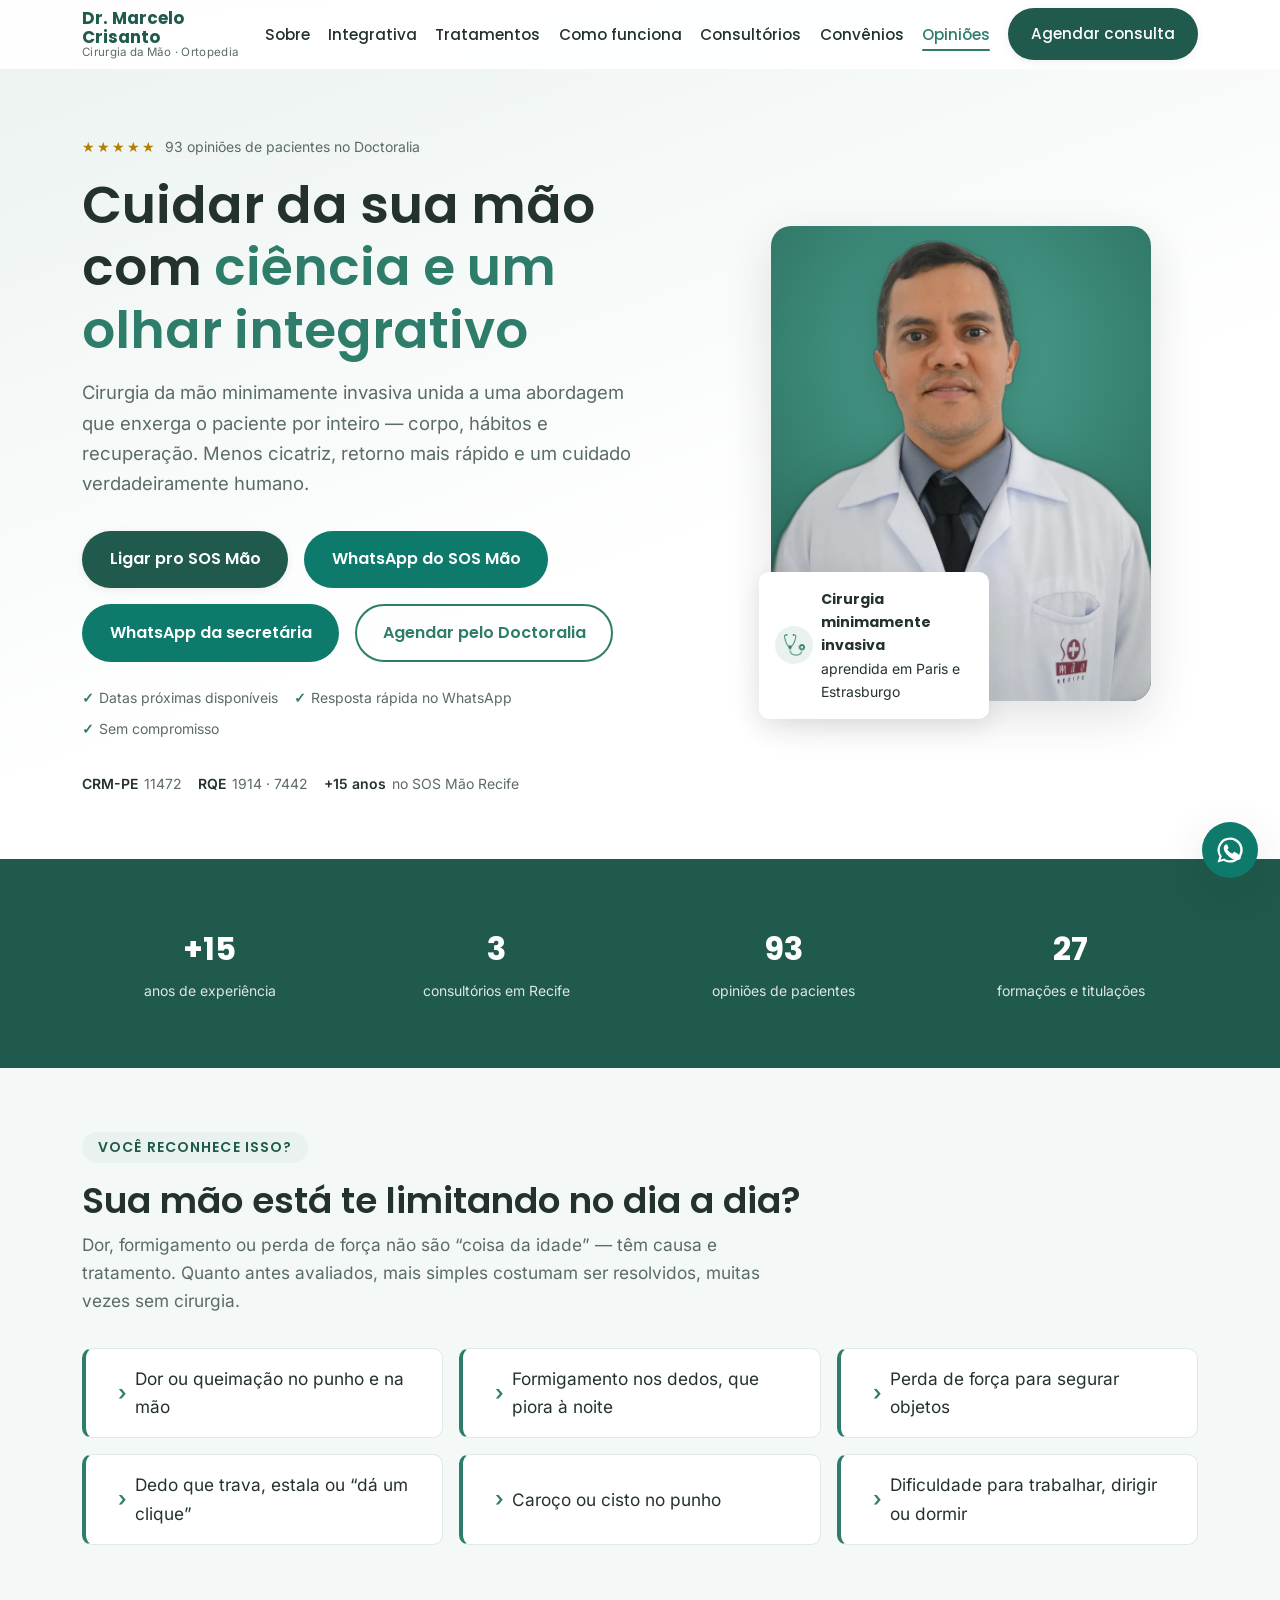
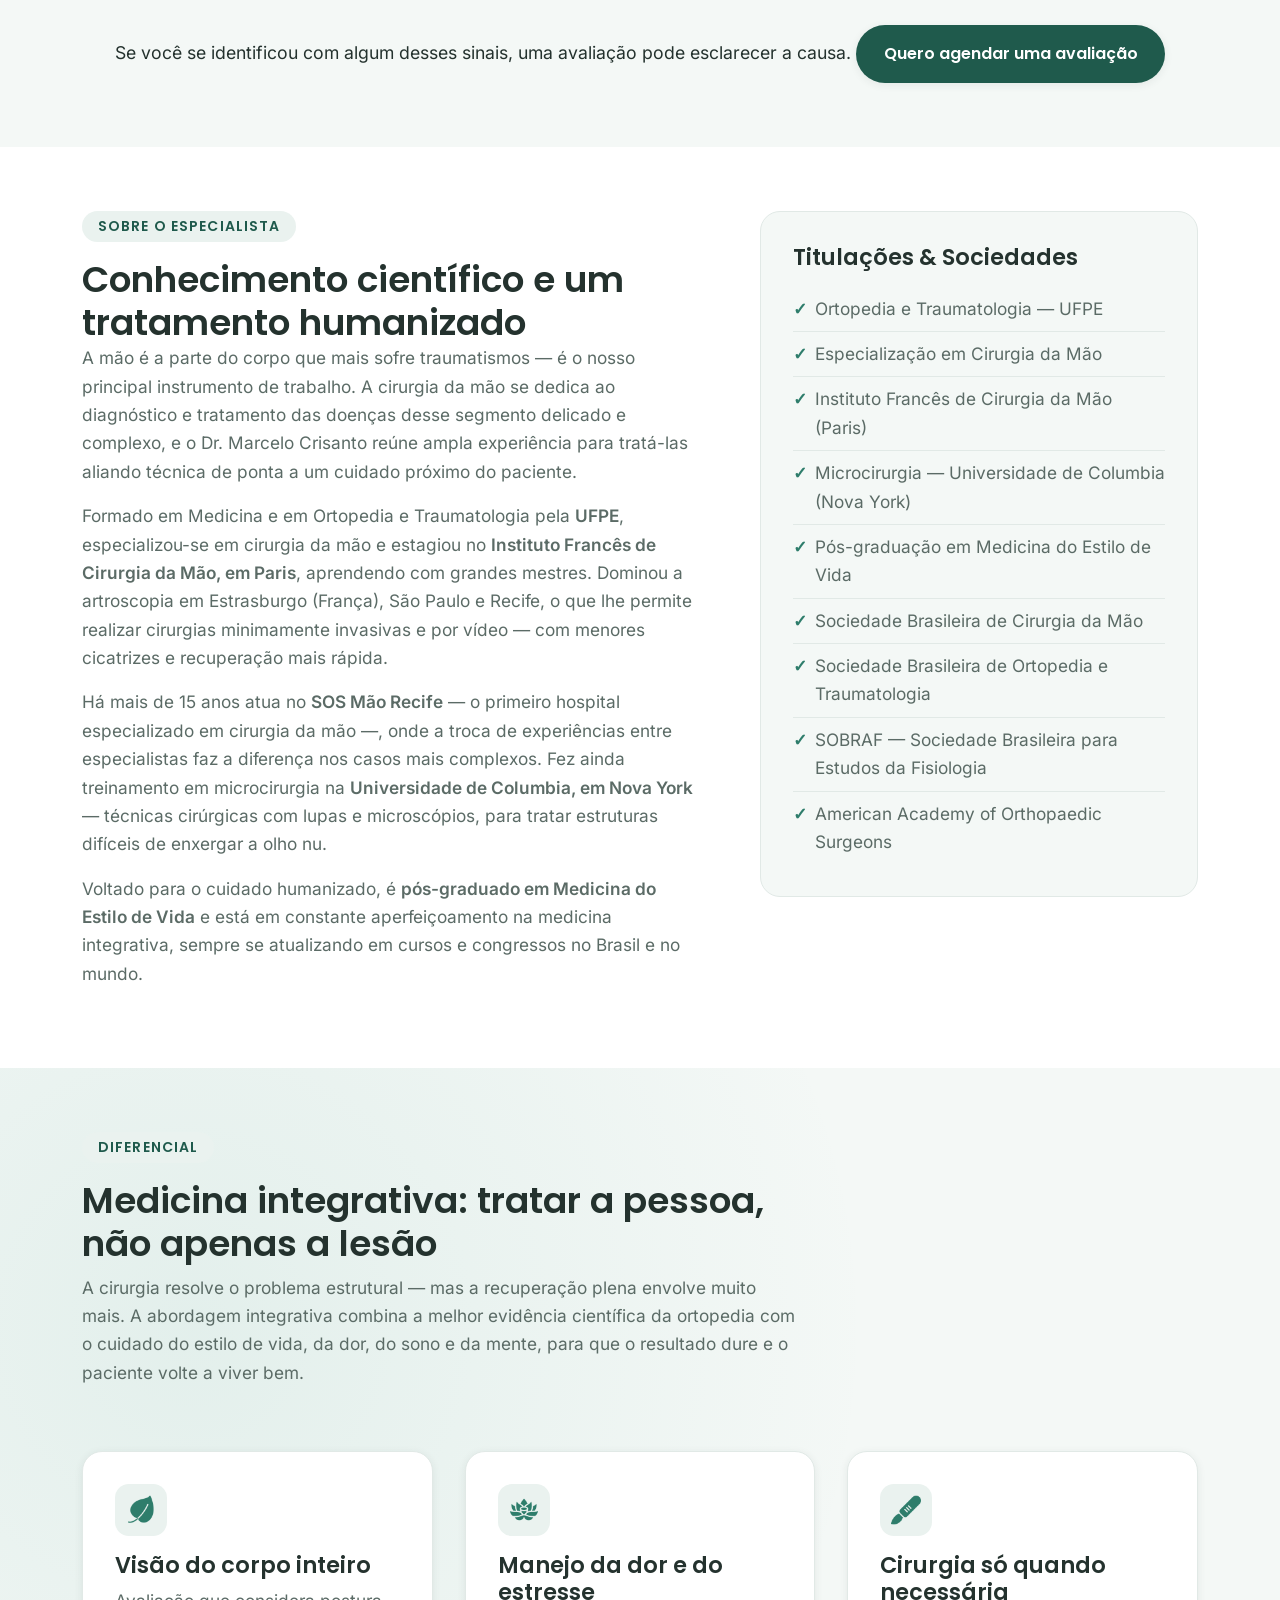
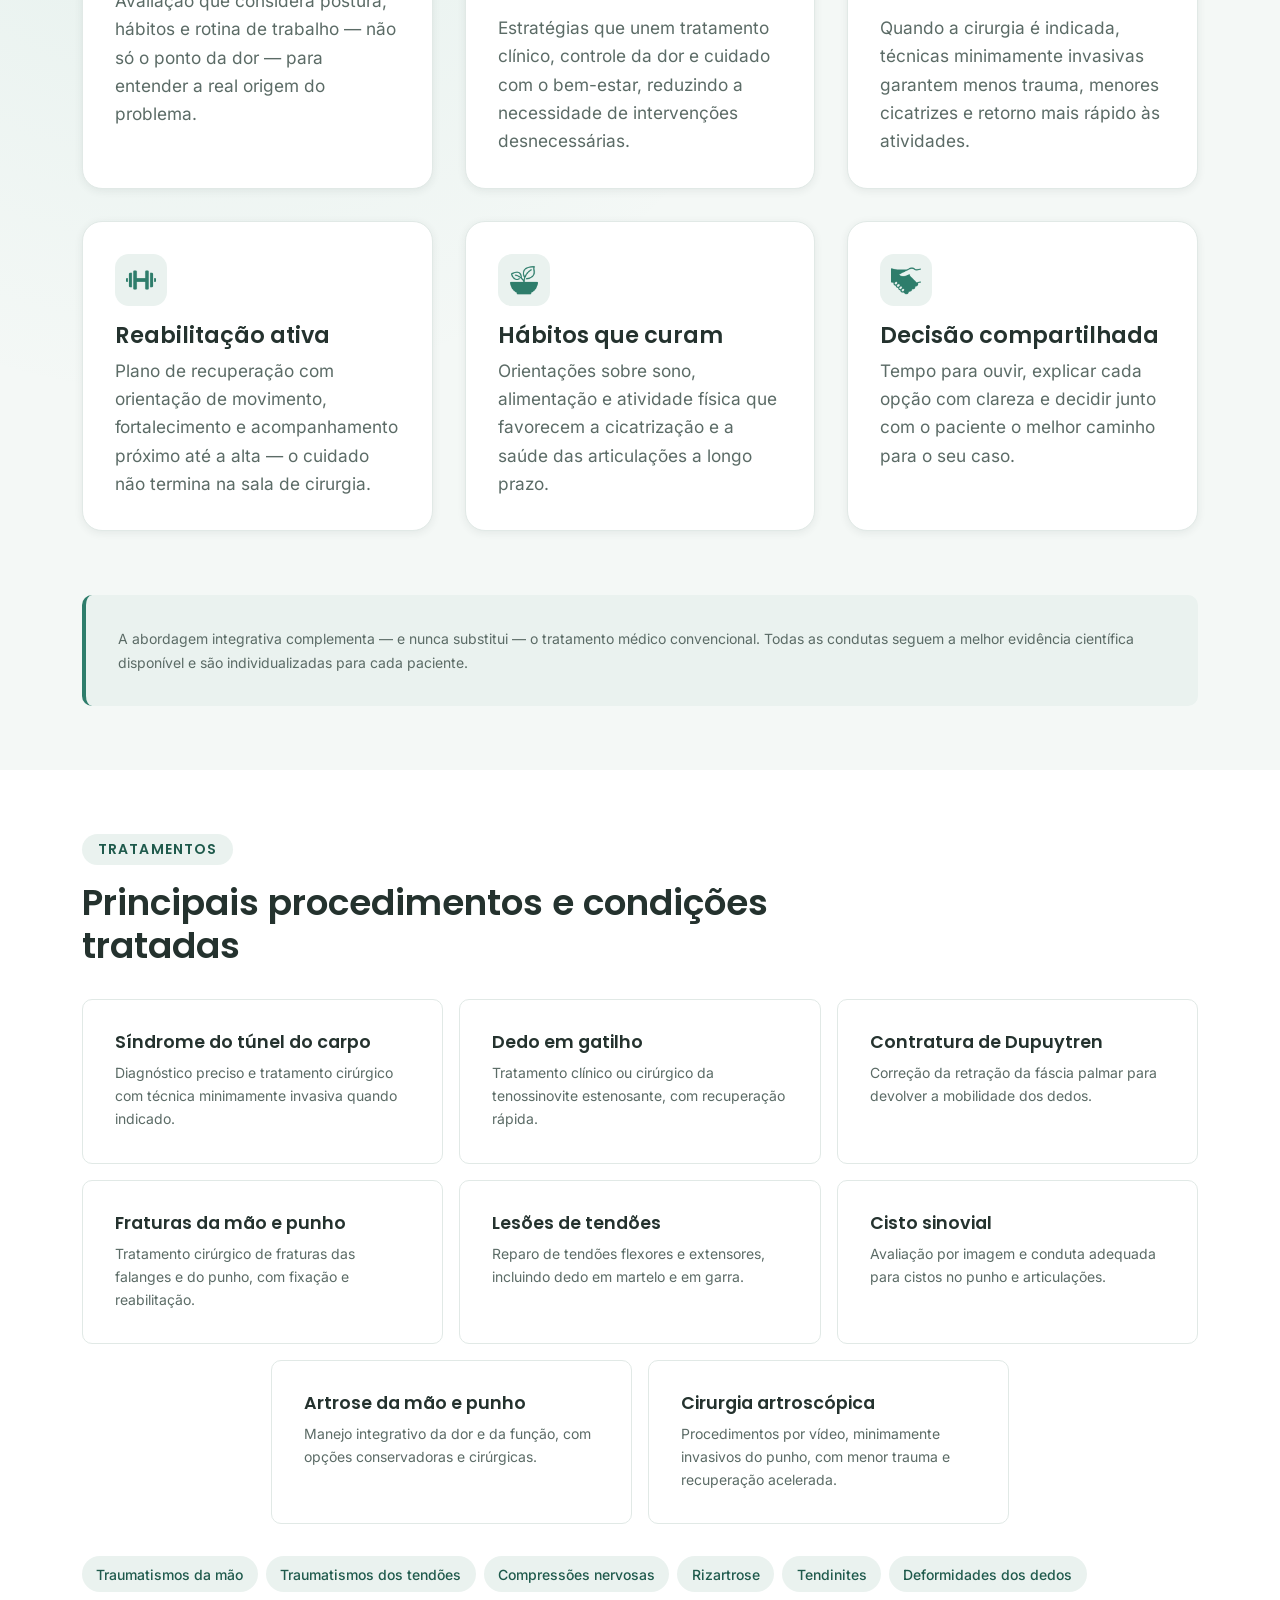
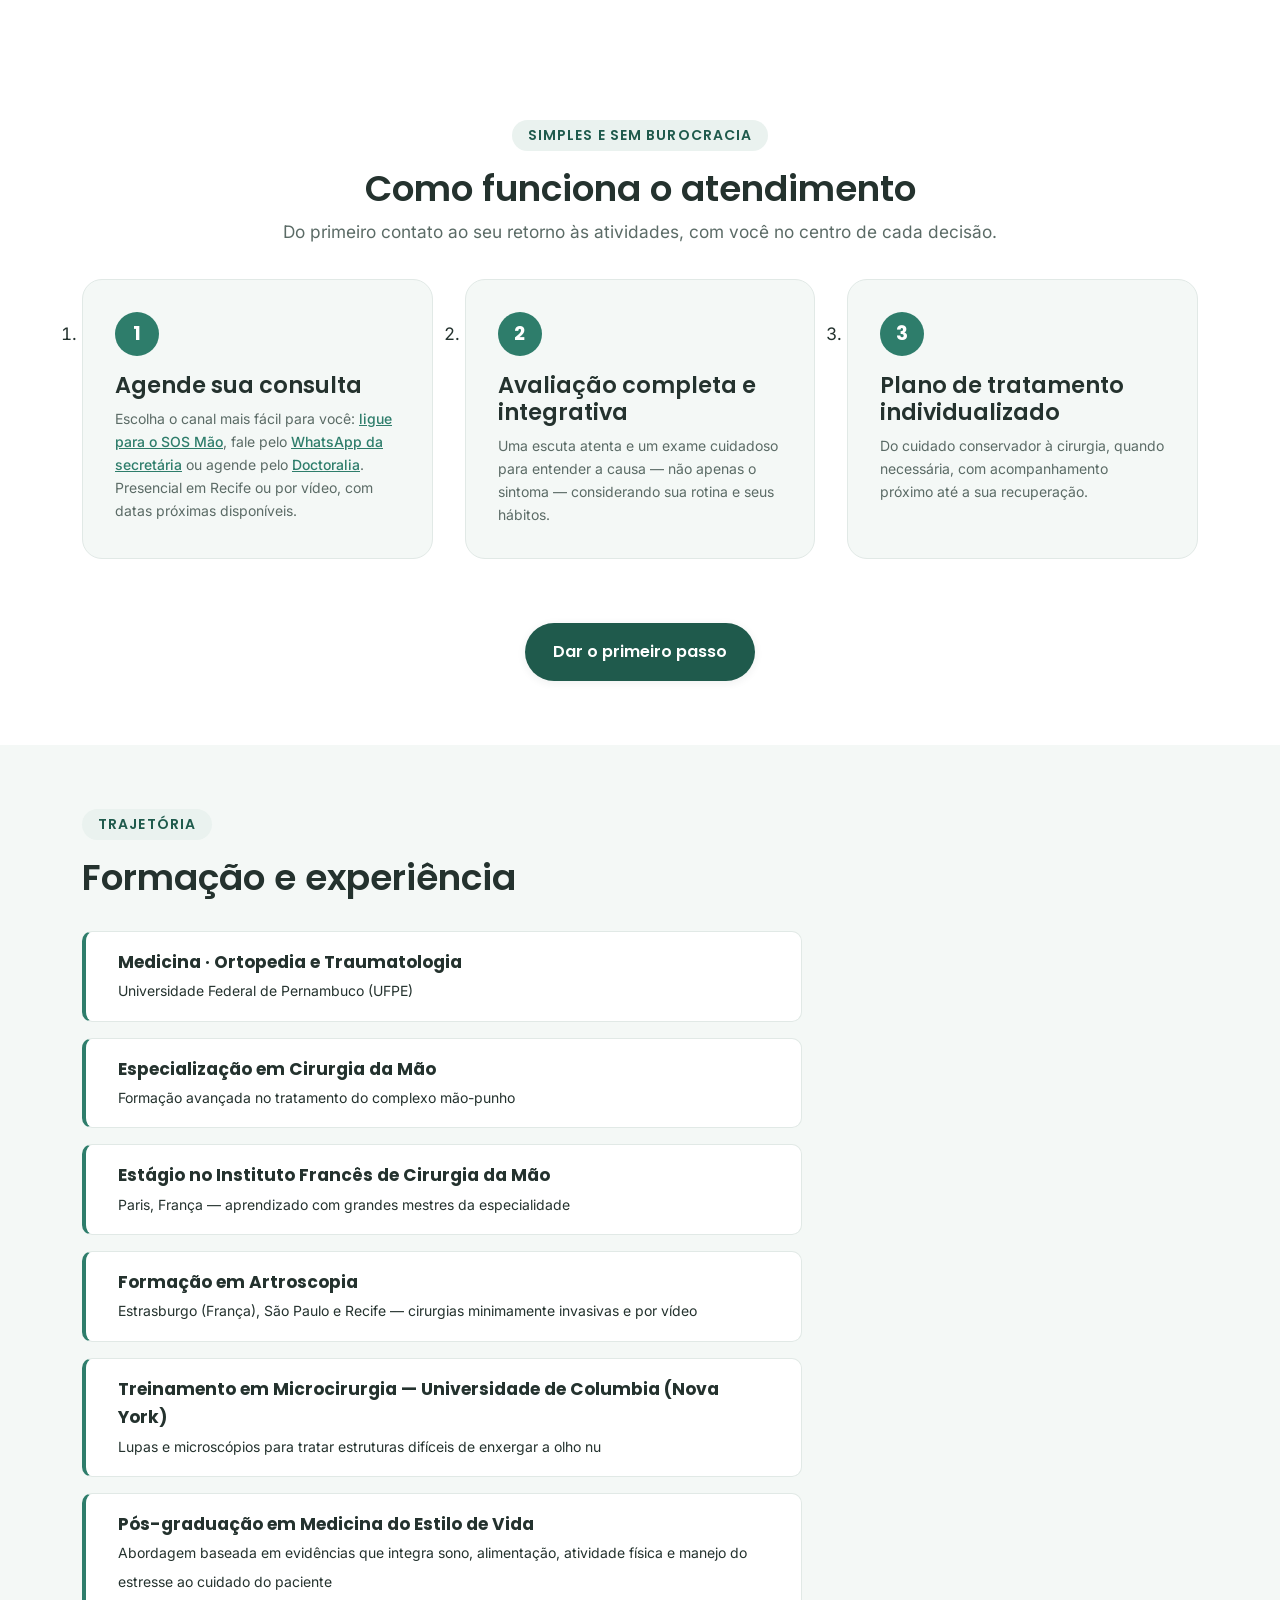
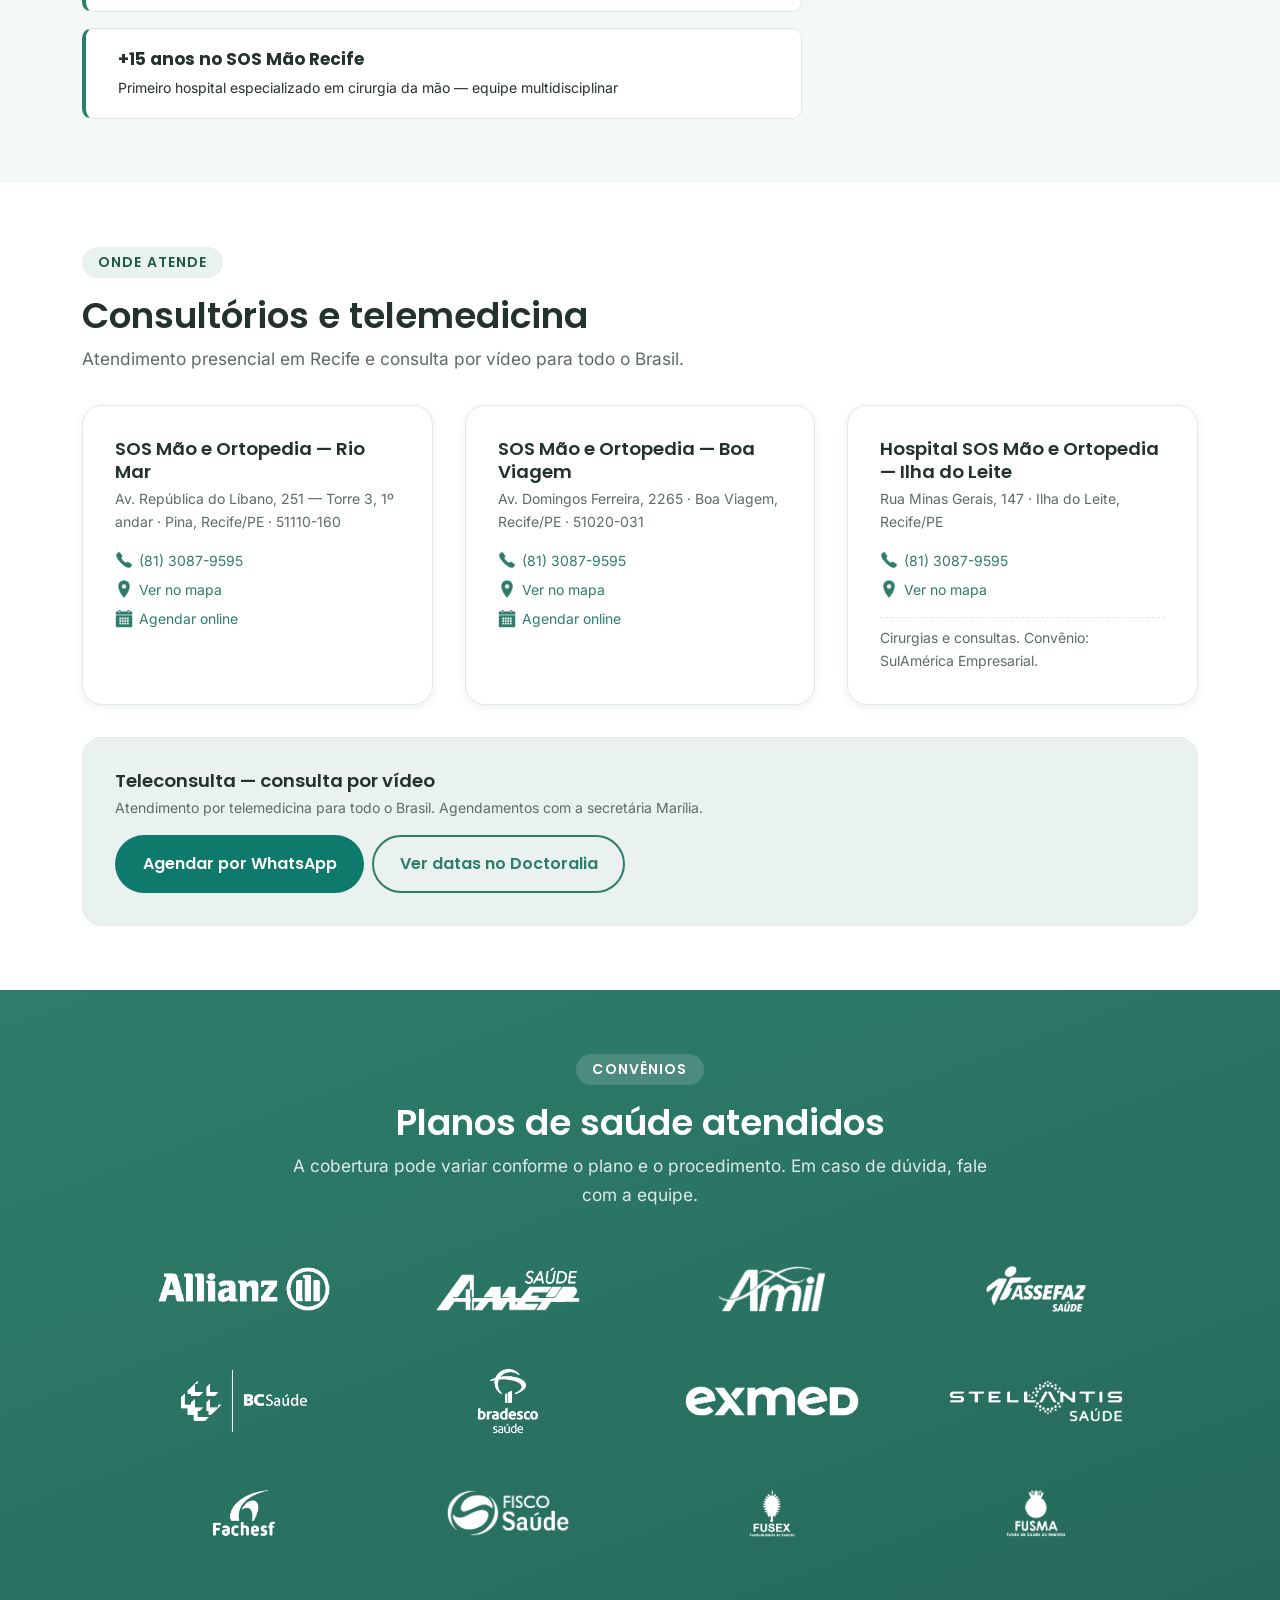
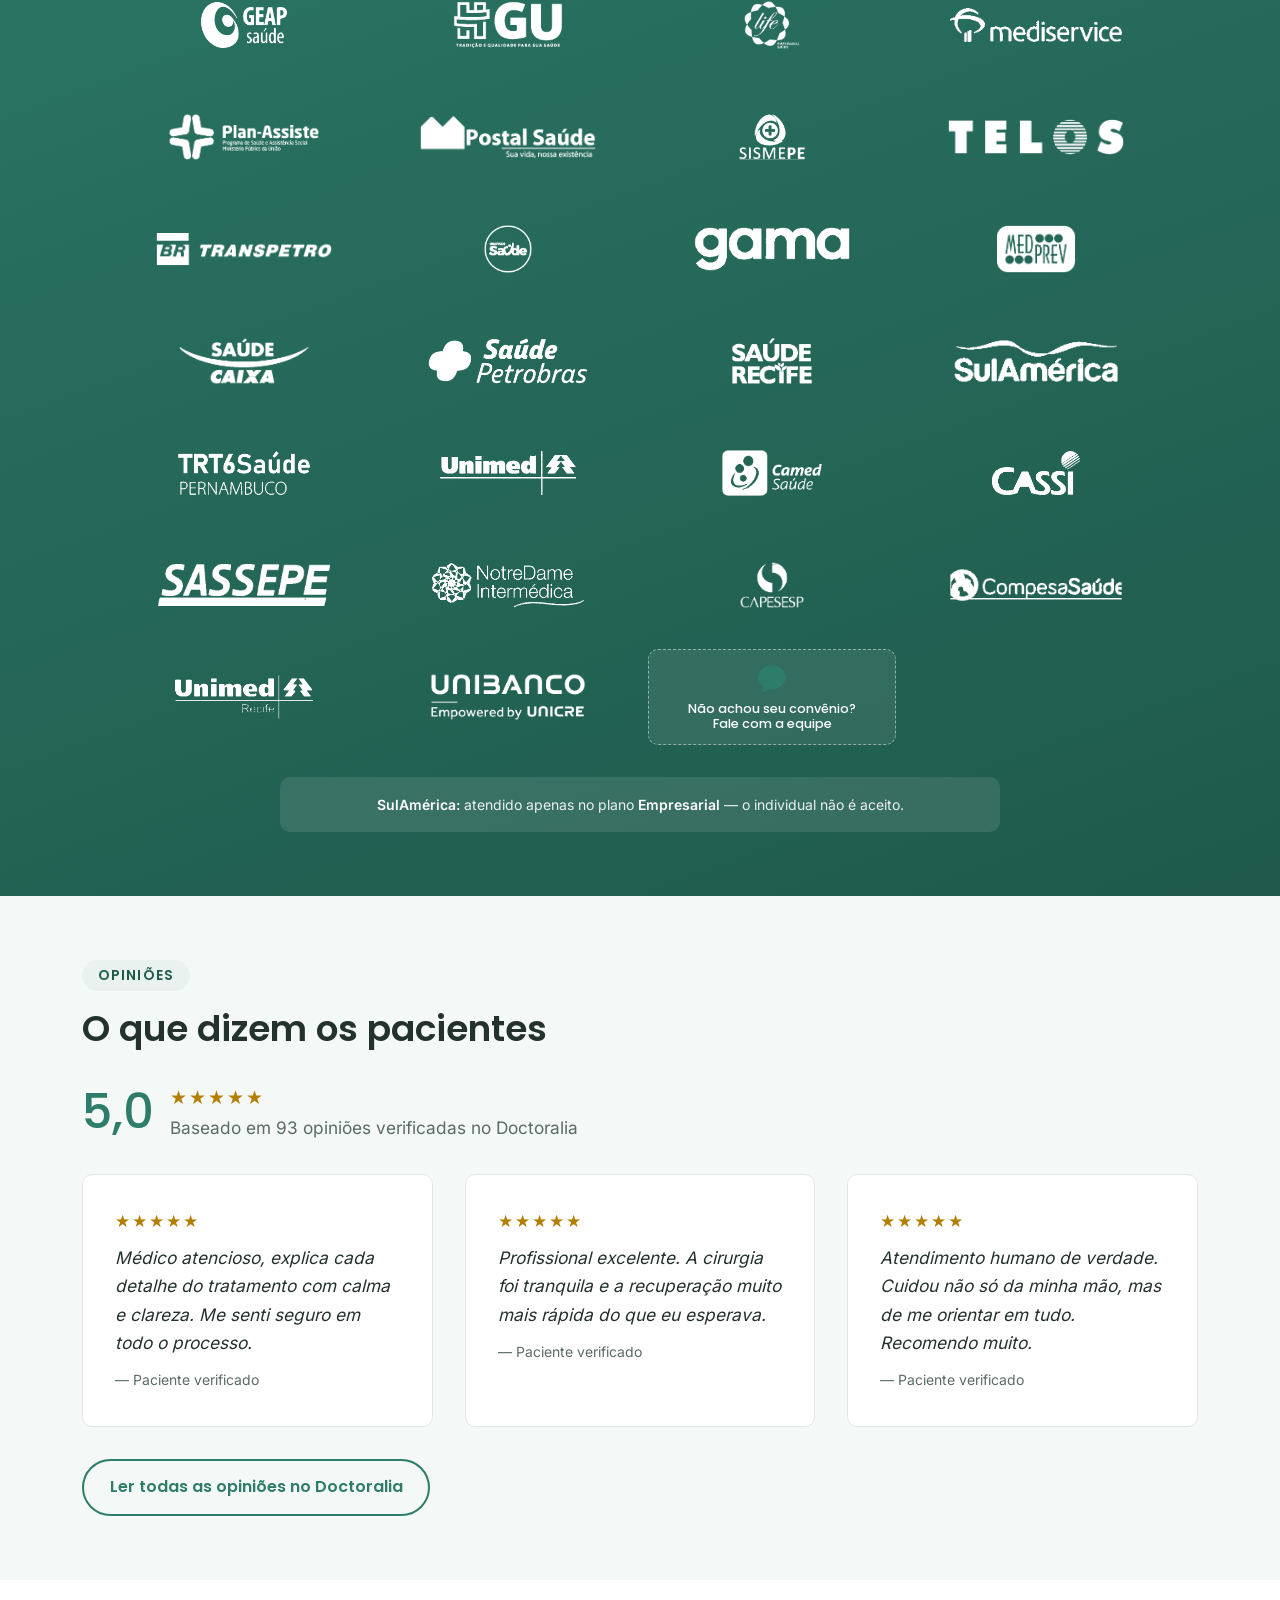
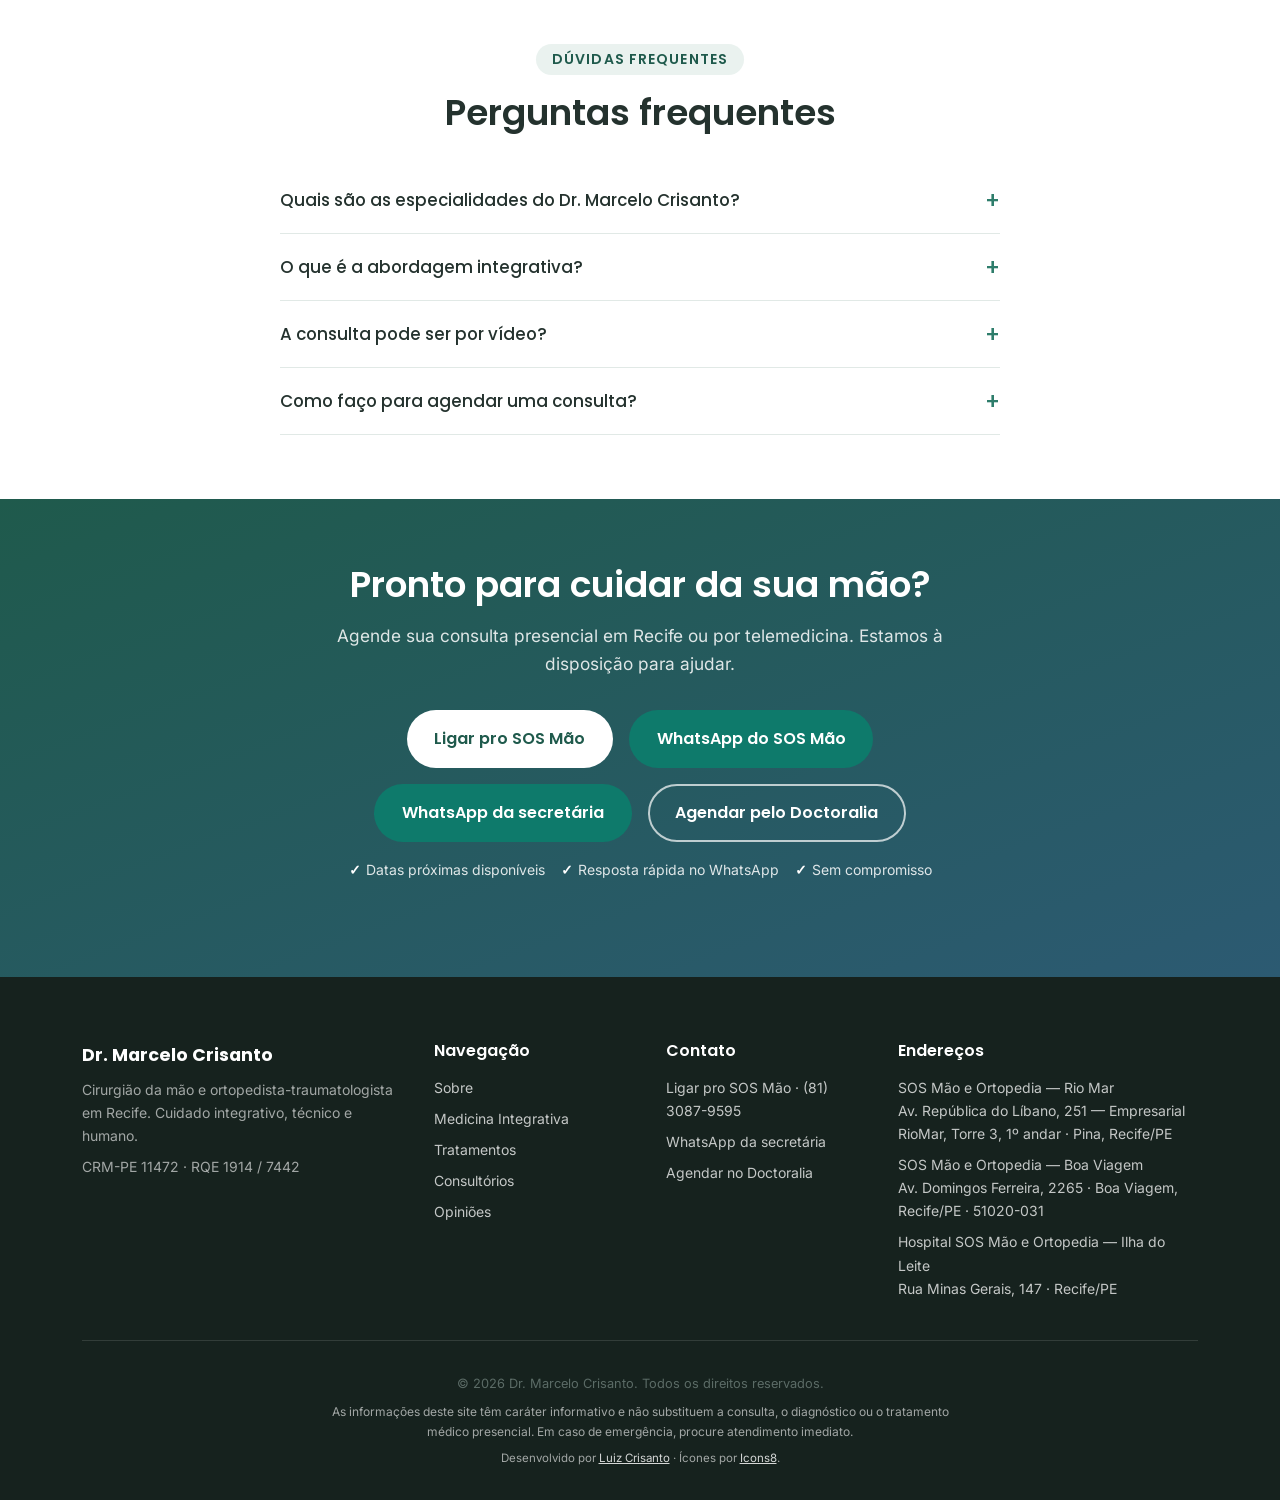
<file: index.html>
<!DOCTYPE html>
<html lang="pt-BR">
<head>
  <meta charset="UTF-8">
  <meta name="viewport" content="width=device-width, initial-scale=1.0">

  <!--
    Headers de segurança (configurar no servidor):
    Content-Security-Policy: default-src 'self'; img-src 'self' data:; style-src 'self' 'unsafe-inline'; font-src 'self'
    X-Frame-Options: DENY
    X-Content-Type-Options: nosniff
    Referrer-Policy: strict-origin-when-cross-origin
  -->

  <title>Cirurgião da Mão em Recife | Dr. Marcelo Crisanto — Ortopedista</title>
  <meta name="description" content="Dr. Marcelo Crisanto, cirurgião da mão e ortopedista em Recife (CRM-PE 11472). Cirurgia minimamente invasiva e medicina integrativa para tratar dor, formigamento e lesões da mão. Agende sua consulta.">
  <meta name="author" content="Dr. Marcelo Crisanto">
  <meta name="keywords" content="cirurgião da mão Recife, ortopedista Recife, síndrome do túnel do carpo, dedo em gatilho, medicina integrativa, tendinite, artrose da mão">
  <meta name="theme-color" content="#2E7D6B">
  <meta name="robots" content="index, follow">

  <!-- SEO local (Recife/PE) -->
  <meta name="geo.region" content="BR-PE">
  <meta name="geo.placename" content="Recife">
  <meta name="geo.position" content="-8.126;-34.897">
  <meta name="ICBM" content="-8.126, -34.897">

  <!-- TODO: trocar pelo domínio final do site em canonical, og:url e no sitemap/JSON-LD -->
  <link rel="canonical" href="https://www.drmarcelocrisanto.com.br/">

  <!-- Open Graph -->
  <meta property="og:type" content="website">
  <meta property="og:site_name" content="Dr. Marcelo Crisanto">
  <meta property="og:title" content="Cirurgião da Mão em Recife | Dr. Marcelo Crisanto">
  <meta property="og:description" content="Cirurgia da mão minimamente invasiva aliada à medicina integrativa. Cuidado completo e humanizado em Recife.">
  <meta property="og:locale" content="pt_BR">
  <meta property="og:url" content="https://www.drmarcelocrisanto.com.br/">
  <meta property="og:image" content="https://www.drmarcelocrisanto.com.br/assets/images/og-marcelo-crisanto.jpg">
  <meta property="og:image:width" content="1200">
  <meta property="og:image:height" content="630">
  <meta property="og:image:alt" content="Dr. Marcelo Crisanto, cirurgião da mão em Recife">

  <!-- Twitter -->
  <meta name="twitter:card" content="summary_large_image">
  <meta name="twitter:title" content="Cirurgião da Mão em Recife | Dr. Marcelo Crisanto">
  <meta name="twitter:description" content="Cirurgia da mão minimamente invasiva e medicina integrativa. Cuidado humanizado em Recife.">
  <meta name="twitter:image" content="https://www.drmarcelocrisanto.com.br/assets/images/og-marcelo-crisanto.jpg">

  <!-- Favicon -->
  <link rel="icon" href="favicon.ico" sizes="32x32">
  <link rel="icon" href="favicon.svg" type="image/svg+xml">
  <link rel="apple-touch-icon" href="favicon.svg">
  <link rel="manifest" href="site.webmanifest">

  <!-- Fontes auto-hospedadas (sem terceiros; compatível com CSP self) -->
  <link rel="preload" href="assets/fonts/inter-400.woff2" as="font" type="font/woff2" crossorigin>
  <link rel="preload" href="assets/fonts/poppins-600.woff2" as="font" type="font/woff2" crossorigin>

  <!-- CSS minificado (bundle: variables + fonts + styles). Fontes editáveis em css/ -->
  <link rel="stylesheet" href="css/styles.min.css">

  <!-- Dados estruturados (SEO — Physician + avaliações) -->
  <!-- TODO: confirmar telefone e domínio reais -->
  <script type="application/ld+json">
  {
    "@context": "https://schema.org",
    "@type": "Physician",
    "name": "Dr. Marcelo Crisanto",
    "medicalSpecialty": ["Orthopedic", "HandSurgery"],
    "description": "Cirurgião da mão e ortopedista-traumatologista em Recife, com abordagem integrativa e humanizada. Tratamento de síndrome do túnel do carpo, dedo em gatilho, tendinites, artrose e lesões da mão.",
    "image": "https://www.drmarcelocrisanto.com.br/assets/images/dr-marcelo.jpg",
    "url": "https://www.drmarcelocrisanto.com.br/",
    "telephone": "+55-81-3087-9595",
    "priceRange": "$$",
    "address": {
      "@type": "PostalAddress",
      "streetAddress": "Avenida República do Líbano, 251, Torre 3 - 1º andar, Pina",
      "addressLocality": "Recife",
      "addressRegion": "PE",
      "postalCode": "51110-160",
      "addressCountry": "BR"
    },
    "geo": {
      "@type": "GeoCoordinates",
      "latitude": -8.126,
      "longitude": -34.897
    },
    "areaServed": "Recife e Região Metropolitana",
    "availableService": [
      { "@type": "MedicalProcedure", "name": "Cirurgia da síndrome do túnel do carpo" },
      { "@type": "MedicalProcedure", "name": "Tratamento de dedo em gatilho" },
      { "@type": "MedicalProcedure", "name": "Cirurgia da contratura de Dupuytren" },
      { "@type": "MedicalProcedure", "name": "Cirurgia artroscópica do punho" }
    ],
    "aggregateRating": {
      "@type": "AggregateRating",
      "ratingValue": "5.0",
      "reviewCount": "93",
      "bestRating": "5"
    },
    "sameAs": [
      "https://www.doctoralia.com.br/marcelo-crisanto/cirurgiao-da-mao-ortopedista-traumatologista/recife"
    ]
  }
  </script>
</head>

<body>
  <a class="skip-link" href="#main">Pular para o conteúdo</a>

  <!-- ============================ HEADER ============================ -->
  <header class="header" id="header">
    <nav class="nav container" aria-label="Navegação principal">
      <a class="nav__brand" href="#top" aria-label="Dr. Marcelo Crisanto — início">
        <strong>Dr. Marcelo Crisanto</strong>
        <span>Cirurgia da Mão · Ortopedia</span>
      </a>

      <button class="nav__toggle" id="navToggle" aria-label="Abrir menu" aria-expanded="false" aria-controls="navMenu">
        <span></span><span></span><span></span>
      </button>

      <ul class="nav__menu" id="navMenu">
        <li><a href="#sobre">Sobre</a></li>
        <li><a href="#integrativa">Integrativa</a></li>
        <li><a href="#servicos">Tratamentos</a></li>
        <li><a href="#como-funciona">Como funciona</a></li>
        <li><a href="#consultorios">Consultórios</a></li>
        <li><a href="#convenios">Convênios</a></li>
        <li><a href="#opinioes">Opiniões</a></li>
        <li><a class="btn btn-primary" data-doctoralia href="#agendar">Agendar consulta</a></li>
      </ul>
    </nav>
  </header>
  <div class="nav__overlay" id="navOverlay"></div>

  <main id="main">
    <span id="top"></span>

    <!-- ============================ HERO ============================ -->
    <section class="hero" id="inicio" aria-label="Apresentação">
      <div class="container hero__grid">
        <div class="hero__content reveal">
          <p class="hero__rating">
            <span class="stars" aria-hidden="true">★★★★★</span>
            <span>93 opiniões de pacientes no Doctoralia</span>
          </p>
          <h1>Cuidar da sua mão com <span class="highlight">ciência e um olhar integrativo</span></h1>
          <p class="hero__lead">
            Cirurgia da mão minimamente invasiva unida a uma abordagem que enxerga o
            paciente por inteiro — corpo, hábitos e recuperação. Menos cicatriz,
            retorno mais rápido e um cuidado verdadeiramente humano.
          </p>
          <div class="hero__actions">
            <a class="btn btn-primary" data-call-sos href="#">Ligar pro SOS Mão</a>
            <a class="btn btn-whatsapp" data-wa-sos href="#" hidden>WhatsApp do SOS Mão</a>
            <a class="btn btn-whatsapp" data-wa-sec href="#">WhatsApp da secretária</a>
            <a class="btn btn-outline" data-doctoralia href="#agendar">Agendar pelo Doctoralia</a>
          </div>
          <p class="reassure">
            <span>Datas próximas disponíveis</span>
            <span>Resposta rápida no WhatsApp</span>
            <span>Sem compromisso</span>
          </p>
          <div class="hero__credentials">
            <span><strong>CRM-PE</strong> 11472</span>
            <span><strong>RQE</strong> 1914 · 7442</span>
            <span><strong>+15 anos</strong> no SOS Mão Recife</span>
          </div>
        </div>

        <figure class="hero__figure reveal">
          <!-- Foto recortada do Dr. Marcelo sobre fundo verde -->
          <div class="hero__portrait">
            <picture>
              <source srcset="assets/images/dr-marcelo-cutout.webp" type="image/webp">
              <img src="assets/images/dr-marcelo-cutout.png" width="400" height="533"
                   alt="Retrato do Dr. Marcelo Crisanto, cirurgião da mão, de jaleco branco">
            </picture>
          </div>
          <figcaption class="hero__badge">
            <span class="dot"><img src="assets/icons/stetoscopio.png" alt="" width="22" height="22" loading="lazy"></span>
            <span><strong>Cirurgia minimamente invasiva</strong> aprendida em Paris e Estrasburgo</span>
          </figcaption>
        </figure>
      </div>
    </section>

    <!-- ============================ HIGHLIGHTS ============================ -->
    <section class="highlights" aria-label="Números e destaques">
      <div class="container">
        <div class="stat reveal"><strong>+15</strong><span>anos de experiência</span></div>
        <div class="stat reveal"><strong>3</strong><span>consultórios em Recife</span></div>
        <div class="stat reveal"><strong>93</strong><span>opiniões de pacientes</span></div>
        <div class="stat reveal"><strong>27</strong><span>formações e titulações</span></div>
      </div>
    </section>

    <!-- ============================ EMPATIA / SINTOMAS ============================ -->
    <section class="symptoms" id="sintomas" aria-label="Sintomas e sinais de alerta">
      <div class="container">
        <div class="section-head reveal">
          <span class="section-tag">Você reconhece isso?</span>
          <h2>Sua mão está te limitando no dia a dia?</h2>
          <p>Dor, formigamento ou perda de força não são “coisa da idade” — têm causa e tratamento. Quanto antes avaliados, mais simples costumam ser resolvidos, muitas vezes sem cirurgia.</p>
        </div>

        <ul class="symptom-grid">
          <li class="symptom reveal">Dor ou queimação no punho e na mão</li>
          <li class="symptom reveal">Formigamento nos dedos, que piora à noite</li>
          <li class="symptom reveal">Perda de força para segurar objetos</li>
          <li class="symptom reveal">Dedo que trava, estala ou “dá um clique”</li>
          <li class="symptom reveal">Caroço ou cisto no punho</li>
          <li class="symptom reveal">Dificuldade para trabalhar, dirigir ou dormir</li>
        </ul>

        <p class="symptoms__cta reveal">
          Se você se identificou com algum desses sinais, uma avaliação pode esclarecer a causa.
          <a class="btn btn-primary" data-wa href="#agendar">Quero agendar uma avaliação</a>
        </p>
      </div>
    </section>

    <!-- ============================ SOBRE ============================ -->
    <section class="about" id="sobre" aria-label="Sobre o especialista">
      <div class="container about__grid">
        <div class="about__text reveal">
          <span class="section-tag">Sobre o especialista</span>
          <h2>Conhecimento científico e um tratamento humanizado</h2>
          <p>
            A mão é a parte do corpo que mais sofre traumatismos — é o nosso principal
            instrumento de trabalho. A cirurgia da mão se dedica ao diagnóstico e
            tratamento das doenças desse segmento delicado e complexo, e o Dr. Marcelo
            Crisanto reúne ampla experiência para tratá-las aliando técnica de ponta a
            um cuidado próximo do paciente.
          </p>
          <p>
            Formado em Medicina e em Ortopedia e Traumatologia pela <strong>UFPE</strong>,
            especializou-se em cirurgia da mão e estagiou no <strong>Instituto Francês de
            Cirurgia da Mão, em Paris</strong>, aprendendo com grandes mestres. Dominou a
            artroscopia em Estrasburgo (França), São Paulo e Recife, o que lhe permite
            realizar cirurgias minimamente invasivas e por vídeo — com menores
            cicatrizes e recuperação mais rápida.
          </p>
          <p>
            Há mais de 15 anos atua no <strong>SOS Mão Recife</strong> — o primeiro
            hospital especializado em cirurgia da mão —, onde a troca de experiências
            entre especialistas faz a diferença nos casos mais complexos. Fez ainda
            treinamento em microcirurgia na <strong>Universidade de Columbia, em Nova
            York</strong> — técnicas cirúrgicas com lupas e microscópios, para tratar
            estruturas difíceis de enxergar a olho nu.
          </p>
          <p>
            Voltado para o cuidado humanizado, é <strong>pós-graduado em Medicina do
            Estilo de Vida</strong> e está em constante aperfeiçoamento na medicina
            integrativa, sempre se atualizando em cursos e congressos no Brasil e no mundo.
          </p>
        </div>
        <aside class="about__card reveal">
          <h3>Titulações & Sociedades</h3>
          <ul class="about__list">
            <li>Ortopedia e Traumatologia — UFPE</li>
            <li>Especialização em Cirurgia da Mão</li>
            <li>Instituto Francês de Cirurgia da Mão (Paris)</li>
            <li>Microcirurgia — Universidade de Columbia (Nova York)</li>
            <li>Pós-graduação em Medicina do Estilo de Vida</li>
            <li>Sociedade Brasileira de Cirurgia da Mão</li>
            <li>Sociedade Brasileira de Ortopedia e Traumatologia</li>
            <li>SOBRAF — Sociedade Brasileira para Estudos da Fisiologia</li>
            <li>American Academy of Orthopaedic Surgeons</li>
          </ul>
        </aside>
      </div>
    </section>

    <!-- ==================== MEDICINA INTEGRATIVA (DESTAQUE) ==================== -->
    <section class="integrative" id="integrativa" aria-label="Medicina integrativa">
      <div class="container">
        <div class="section-head integrative__intro reveal">
          <span class="section-tag">Diferencial</span>
          <h2>Medicina integrativa: tratar a pessoa, não apenas a lesão</h2>
          <p>
            A cirurgia resolve o problema estrutural — mas a recuperação plena envolve
            muito mais. A abordagem integrativa combina a melhor evidência científica da
            ortopedia com o cuidado do estilo de vida, da dor, do sono e da mente, para
            que o resultado dure e o paciente volte a viver bem.
          </p>
        </div>

        <div class="integrative__pillars">
          <article class="pillar reveal">
            <div class="pillar__icon"><img src="assets/icons/corpo.png" alt="" width="30" height="30" loading="lazy"></div>
            <h3>Visão do corpo inteiro</h3>
            <p>Avaliação que considera postura, hábitos e rotina de trabalho — não só o ponto da dor — para entender a real origem do problema.</p>
          </article>
          <article class="pillar reveal">
            <div class="pillar__icon"><img src="assets/icons/mente.png" alt="" width="30" height="30" loading="lazy"></div>
            <h3>Manejo da dor e do estresse</h3>
            <p>Estratégias que unem tratamento clínico, controle da dor e cuidado com o bem-estar, reduzindo a necessidade de intervenções desnecessárias.</p>
          </article>
          <article class="pillar reveal">
            <div class="pillar__icon"><img src="assets/icons/cirurgia.png" alt="" width="30" height="30" loading="lazy"></div>
            <h3>Cirurgia só quando necessária</h3>
            <p>Quando a cirurgia é indicada, técnicas minimamente invasivas garantem menos trauma, menores cicatrizes e retorno mais rápido às atividades.</p>
          </article>
          <article class="pillar reveal">
            <div class="pillar__icon"><img src="assets/icons/reabilitacao.png" alt="" width="30" height="30" loading="lazy"></div>
            <h3>Reabilitação ativa</h3>
            <p>Plano de recuperação com orientação de movimento, fortalecimento e acompanhamento próximo até a alta — o cuidado não termina na sala de cirurgia.</p>
          </article>
          <article class="pillar reveal">
            <div class="pillar__icon"><img src="assets/icons/habitos.png" alt="" width="30" height="30" loading="lazy"></div>
            <h3>Hábitos que curam</h3>
            <p>Orientações sobre sono, alimentação e atividade física que favorecem a cicatrização e a saúde das articulações a longo prazo.</p>
          </article>
          <article class="pillar reveal">
            <div class="pillar__icon"><img src="assets/icons/decisao.png" alt="" width="30" height="30" loading="lazy"></div>
            <h3>Decisão compartilhada</h3>
            <p>Tempo para ouvir, explicar cada opção com clareza e decidir junto com o paciente o melhor caminho para o seu caso.</p>
          </article>
        </div>

        <p class="integrative__note reveal">
          A abordagem integrativa complementa — e nunca substitui — o tratamento médico
          convencional. Todas as condutas seguem a melhor evidência científica disponível
          e são individualizadas para cada paciente.
        </p>
      </div>
    </section>

    <!-- ============================ SERVIÇOS / DOENÇAS ============================ -->
    <section class="services" id="servicos" aria-label="Tratamentos e condições">
      <div class="container">
        <div class="section-head reveal">
          <span class="section-tag">Tratamentos</span>
          <h2>Principais procedimentos e condições tratadas</h2>
        </div>

        <div class="cards-grid">
          <article class="service-card reveal">
            <h3>Síndrome do túnel do carpo</h3>
            <p>Diagnóstico preciso e tratamento cirúrgico com técnica minimamente invasiva quando indicado.</p>
          </article>
          <article class="service-card reveal">
            <h3>Dedo em gatilho</h3>
            <p>Tratamento clínico ou cirúrgico da tenossinovite estenosante, com recuperação rápida.</p>
          </article>
          <article class="service-card reveal">
            <h3>Contratura de Dupuytren</h3>
            <p>Correção da retração da fáscia palmar para devolver a mobilidade dos dedos.</p>
          </article>
          <article class="service-card reveal">
            <h3>Fraturas da mão e punho</h3>
            <p>Tratamento cirúrgico de fraturas das falanges e do punho, com fixação e reabilitação.</p>
          </article>
          <article class="service-card reveal">
            <h3>Lesões de tendões</h3>
            <p>Reparo de tendões flexores e extensores, incluindo dedo em martelo e em garra.</p>
          </article>
          <article class="service-card reveal">
            <h3>Cisto sinovial</h3>
            <p>Avaliação por imagem e conduta adequada para cistos no punho e articulações.</p>
          </article>
          <article class="service-card reveal">
            <h3>Artrose da mão e punho</h3>
            <p>Manejo integrativo da dor e da função, com opções conservadoras e cirúrgicas.</p>
          </article>
          <article class="service-card reveal">
            <h3>Cirurgia artroscópica</h3>
            <p>Procedimentos por vídeo, minimamente invasivos do punho, com menor trauma e recuperação acelerada.</p>
          </article>
        </div>

        <div class="chips reveal" aria-label="Outras condições tratadas">
          <span class="chip">Traumatismos da mão</span>
          <span class="chip">Traumatismos dos tendões</span>
          <span class="chip">Compressões nervosas</span>
          <span class="chip">Rizartrose</span>
          <span class="chip">Tendinites</span>
          <span class="chip">Deformidades dos dedos</span>
        </div>
      </div>
    </section>

    <!-- ============================ COMO FUNCIONA ============================ -->
    <section class="steps" id="como-funciona" aria-label="Como funciona o atendimento">
      <div class="container">
        <div class="section-head center reveal">
          <span class="section-tag">Simples e sem burocracia</span>
          <h2>Como funciona o atendimento</h2>
          <p>Do primeiro contato ao seu retorno às atividades, com você no centro de cada decisão.</p>
        </div>

        <ol class="steps__grid">
          <li class="step reveal">
            <span class="step__num">1</span>
            <h3>Agende sua consulta</h3>
            <p>Escolha o canal mais fácil para você: <a data-call-sos href="#">ligue para o SOS Mão</a>, fale pelo <a data-wa-sec href="#">WhatsApp da secretária</a> ou agende pelo <a data-doctoralia href="#">Doctoralia</a>. Presencial em Recife ou por vídeo, com datas próximas disponíveis.</p>
          </li>
          <li class="step reveal">
            <span class="step__num">2</span>
            <h3>Avaliação completa e integrativa</h3>
            <p>Uma escuta atenta e um exame cuidadoso para entender a causa — não apenas o sintoma — considerando sua rotina e seus hábitos.</p>
          </li>
          <li class="step reveal">
            <span class="step__num">3</span>
            <h3>Plano de tratamento individualizado</h3>
            <p>Do cuidado conservador à cirurgia, quando necessária, com acompanhamento próximo até a sua recuperação.</p>
          </li>
        </ol>

        <p class="steps__cta reveal">
          <a class="btn btn-primary" data-wa href="#agendar">Dar o primeiro passo</a>
        </p>
      </div>
    </section>

    <!-- ============================ FORMAÇÃO ============================ -->
    <section class="education" id="formacao" aria-label="Formação e experiência">
      <div class="container">
        <div class="section-head reveal">
          <span class="section-tag">Trajetória</span>
          <h2>Formação e experiência</h2>
        </div>
        <div class="timeline">
          <div class="timeline__item reveal">
            <strong>Medicina · Ortopedia e Traumatologia</strong>
            <span>Universidade Federal de Pernambuco (UFPE)</span>
          </div>
          <div class="timeline__item reveal">
            <strong>Especialização em Cirurgia da Mão</strong>
            <span>Formação avançada no tratamento do complexo mão-punho</span>
          </div>
          <div class="timeline__item reveal">
            <strong>Estágio no Instituto Francês de Cirurgia da Mão</strong>
            <span>Paris, França — aprendizado com grandes mestres da especialidade</span>
          </div>
          <div class="timeline__item reveal">
            <strong>Formação em Artroscopia</strong>
            <span>Estrasburgo (França), São Paulo e Recife — cirurgias minimamente invasivas e por vídeo</span>
          </div>
          <div class="timeline__item reveal">
            <strong>Treinamento em Microcirurgia — Universidade de Columbia (Nova York)</strong>
            <span>Lupas e microscópios para tratar estruturas difíceis de enxergar a olho nu</span>
          </div>
          <div class="timeline__item reveal">
            <strong>Pós-graduação em Medicina do Estilo de Vida</strong>
            <span>Abordagem baseada em evidências que integra sono, alimentação, atividade física e manejo do estresse ao cuidado do paciente</span>
          </div>
          <div class="timeline__item reveal">
            <strong>+15 anos no SOS Mão Recife</strong>
            <span>Primeiro hospital especializado em cirurgia da mão — equipe multidisciplinar</span>
          </div>
        </div>
      </div>
    </section>

    <!-- ============================ CONSULTÓRIOS ============================ -->
    <section class="locations" id="consultorios" aria-label="Consultórios e telemedicina">
      <div class="container">
        <div class="section-head reveal">
          <span class="section-tag">Onde atende</span>
          <h2>Consultórios e telemedicina</h2>
          <p>Atendimento presencial em Recife e consulta por vídeo para todo o Brasil.</p>
        </div>

        <div class="locations__grid">
          <article class="location-card reveal">
            <h3>SOS Mão e Ortopedia — Rio Mar</h3>
            <p class="addr">Av. República do Líbano, 251 — Torre 3, 1º andar · Pina, Recife/PE · 51110-160</p>
            <div class="meta">
              <a data-tel href="#"><img src="assets/icons/telefone.png" alt="" width="18" height="18" loading="lazy">(81) 3087-9595</a>
              <a href="https://www.google.com/maps/search/?api=1&query=Avenida+Rep%C3%BAblica+do+L%C3%ADbano+251+Pina+Recife" target="_blank" rel="noopener noreferrer"><img src="assets/icons/local.png" alt="" width="18" height="18" loading="lazy">Ver no mapa</a>
              <a data-doctoralia href="#"><img src="assets/icons/calendario.png" alt="" width="18" height="18" loading="lazy">Agendar online</a>
            </div>
          </article>

          <article class="location-card reveal">
            <h3>SOS Mão e Ortopedia — Boa Viagem</h3>
            <p class="addr">Av. Domingos Ferreira, 2265 · Boa Viagem, Recife/PE · 51020-031</p>
            <div class="meta">
              <a data-tel href="#"><img src="assets/icons/telefone.png" alt="" width="18" height="18" loading="lazy">(81) 3087-9595</a>
              <a href="https://www.google.com/maps/search/?api=1&query=Avenida+Domingos+Ferreira+2265+Boa+Viagem+Recife" target="_blank" rel="noopener noreferrer"><img src="assets/icons/local.png" alt="" width="18" height="18" loading="lazy">Ver no mapa</a>
              <a data-doctoralia href="#"><img src="assets/icons/calendario.png" alt="" width="18" height="18" loading="lazy">Agendar online</a>
            </div>
          </article>

          <article class="location-card reveal">
            <h3>Hospital SOS Mão e Ortopedia — Ilha do Leite</h3>
            <p class="addr">Rua Minas Gerais, 147 · Ilha do Leite, Recife/PE</p>
            <div class="meta">
              <a data-tel href="#"><img src="assets/icons/telefone.png" alt="" width="18" height="18" loading="lazy">(81) 3087-9595</a>
              <a href="https://www.google.com/maps/search/?api=1&query=Rua+Minas+Gerais+147+Ilha+do+Leite+Recife" target="_blank" rel="noopener noreferrer"><img src="assets/icons/local.png" alt="" width="18" height="18" loading="lazy">Ver no mapa</a>
            </div>
            <p class="location-card__note">Cirurgias e consultas. Convênio: SulAmérica Empresarial.</p>
          </article>
        </div>

        <div class="teleconsult reveal">
          <div class="teleconsult__text">
            <h3>Teleconsulta — consulta por vídeo</h3>
            <p>Atendimento por telemedicina para todo o Brasil. Agendamentos com a secretária Marília.</p>
          </div>
          <div class="teleconsult__actions">
            <a class="btn btn-whatsapp" data-wa href="#">Agendar por WhatsApp</a>
            <a class="btn btn-outline" data-doctoralia href="#">Ver datas no Doctoralia</a>
          </div>
        </div>
      </div>
    </section>

    <!-- ============================ CONVÊNIOS / PLANOS ============================ -->
    <section class="plans plans--dark" id="convenios" aria-label="Convênios e planos de saúde">
      <div class="container">
        <div class="section-head center reveal">
          <span class="section-tag">Convênios</span>
          <h2>Planos de saúde atendidos</h2>
          <p>A cobertura pode variar conforme o plano e o procedimento. Em caso de dúvida, fale com a equipe.</p>
        </div>

        <ul class="plans__grid reveal">
          <li class="plan-logo"><img src="assets/images/planos/allianz.png" alt="Allianz" loading="lazy"></li>
          <li class="plan-logo"><img src="assets/images/planos/amep.png" alt="AMEPE Saúde" loading="lazy"></li>
          <li class="plan-logo"><img src="assets/images/planos/amil.png" alt="Amil" loading="lazy"></li>
          <li class="plan-logo"><img src="assets/images/planos/assefaz.png" alt="Assefaz Saúde" loading="lazy"></li>
          <li class="plan-logo plan-logo--big"><img src="assets/images/planos/bc-saude.png" alt="BC Saúde" loading="lazy"></li>
          <li class="plan-logo plan-logo--big"><img src="assets/images/planos/bradesco.png" alt="Bradesco Saúde" loading="lazy"></li>
          <li class="plan-logo"><img src="assets/images/planos/exmed.png" alt="Exmed" loading="lazy"></li>
          <li class="plan-logo"><img src="assets/images/planos/fca.png" alt="FCA / Stellantis" loading="lazy"></li>
          <li class="plan-logo"><img src="assets/images/planos/fachesf.png" alt="Fachesf" loading="lazy"></li>
          <li class="plan-logo"><img src="assets/images/planos/fisco.png" alt="Fisco Saúde" loading="lazy"></li>
          <li class="plan-logo"><img src="assets/images/planos/fusex.png" alt="FUSEX" loading="lazy"></li>
          <li class="plan-logo"><img src="assets/images/planos/fusma.png" alt="FUSMA" loading="lazy"></li>
          <li class="plan-logo"><img src="assets/images/planos/geap.png" alt="GEAP Saúde" loading="lazy"></li>
          <li class="plan-logo"><img src="assets/images/planos/hgu.png" alt="HGU" loading="lazy"></li>
          <li class="plan-logo"><img src="assets/images/planos/life.png" alt="Life Empresarial" loading="lazy"></li>
          <li class="plan-logo"><img src="assets/images/planos/mediservice.png" alt="Mediservice" loading="lazy"></li>
          <li class="plan-logo"><img src="assets/images/planos/plan-assiste.png" alt="Plan-Assiste" loading="lazy"></li>
          <li class="plan-logo"><img src="assets/images/planos/postal-saude.png" alt="Postal Saúde" loading="lazy"></li>
          <li class="plan-logo"><img src="assets/images/planos/sismepe.png" alt="SISMEPE" loading="lazy"></li>
          <li class="plan-logo"><img src="assets/images/planos/telos.png" alt="Telos" loading="lazy"></li>
          <li class="plan-logo"><img src="assets/images/planos/transpetro.png" alt="Transpetro" loading="lazy"></li>
          <li class="plan-logo"><img src="assets/images/planos/unafisco.png" alt="Unafisco" loading="lazy"></li>
          <li class="plan-logo"><img src="assets/images/planos/gama.png" alt="Gama Saúde" loading="lazy"></li>
          <li class="plan-logo"><img src="assets/images/planos/medprev.png" alt="Med Prev" loading="lazy"></li>
          <li class="plan-logo"><img src="assets/images/planos/saude-caixa.png" alt="Saúde Caixa" loading="lazy"></li>
          <li class="plan-logo"><img src="assets/images/planos/saude-petrobras.png" alt="Saúde Petrobras" loading="lazy"></li>
          <li class="plan-logo"><img src="assets/images/planos/saude-recife.png" alt="Saúde Recife" loading="lazy"></li>
          <li class="plan-logo"><img src="assets/images/planos/sulamerica.png" alt="SulAmérica Empresarial" loading="lazy"></li>
          <li class="plan-logo"><img src="assets/images/planos/trt6.png" alt="TRT6 Saúde" loading="lazy"></li>
          <li class="plan-logo"><img src="assets/images/planos/unimed.png" alt="Unimed" loading="lazy"></li>
          <li class="plan-logo"><img src="assets/images/planos/camed.png" alt="Camed Saúde" loading="lazy"></li>
          <li class="plan-logo"><img src="assets/images/planos/cassi.png" alt="Cassi" loading="lazy"></li>
          <li class="plan-logo"><img src="assets/images/planos/sassepe.png" alt="IRH / Sassepe" loading="lazy"></li>
          <li class="plan-logo"><img src="assets/images/planos/NotreDame.png" alt="NotreDame Intermédica" loading="lazy"></li>
          <li class="plan-logo"><img src="assets/images/planos/capesesp.png" alt="CAPESESP" loading="lazy"></li>
          <li class="plan-logo"><img src="assets/images/planos/comsaude.png" alt="Compesa Saúde" loading="lazy"></li>
          <li class="plan-logo"><img src="assets/images/planos/unimedRecife.png" alt="Unimed Recife" loading="lazy"></li>
          <li class="plan-logo"><img src="assets/images/planos/Unibanco.png" alt="Unibanco Saúde" loading="lazy"></li>
          <li class="plan-logo plan-logo--cta">
            <a data-wa-sec href="#">
              <img src="assets/icons/chat.png" alt="" width="28" height="28">
              <span>Não achou seu convênio?<br>Fale com a equipe</span>
            </a>
          </li>
        </ul>

        <p class="plans__note reveal">
          <strong>SulAmérica:</strong> atendido apenas no plano <strong>Empresarial</strong> — o individual não é aceito.
        </p>
      </div>
    </section>

    <!-- ============================ OPINIÕES ============================ -->
    <section class="reviews" id="opinioes" aria-label="Opiniões de pacientes">
      <div class="container">
        <div class="section-head reveal">
          <span class="section-tag">Opiniões</span>
          <h2>O que dizem os pacientes</h2>
        </div>

        <div class="reviews__score reveal">
          <span class="num">5,0</span>
          <div>
            <div class="stars" aria-hidden="true">★★★★★</div>
            <p>Baseado em 93 opiniões verificadas no Doctoralia</p>
          </div>
        </div>

        <div class="reviews__grid">
          <article class="review-card reveal">
            <div class="stars" aria-hidden="true">★★★★★</div>
            <blockquote>Médico atencioso, explica cada detalhe do tratamento com calma e clareza. Me senti seguro em todo o processo.</blockquote>
            <cite>— Paciente verificado</cite>
          </article>
          <article class="review-card reveal">
            <div class="stars" aria-hidden="true">★★★★★</div>
            <blockquote>Profissional excelente. A cirurgia foi tranquila e a recuperação muito mais rápida do que eu esperava.</blockquote>
            <cite>— Paciente verificado</cite>
          </article>
          <article class="review-card reveal">
            <div class="stars" aria-hidden="true">★★★★★</div>
            <blockquote>Atendimento humano de verdade. Cuidou não só da minha mão, mas de me orientar em tudo. Recomendo muito.</blockquote>
            <cite>— Paciente verificado</cite>
          </article>
        </div>

        <p class="reveal" style="margin-top: var(--spacing-lg);">
          <a class="btn btn-outline" data-doctoralia href="#">Ler todas as opiniões no Doctoralia</a>
        </p>
      </div>
    </section>

    <!-- ============================ FAQ ============================ -->
    <section class="faq" id="faq" aria-label="Perguntas frequentes">
      <div class="container">
        <div class="section-head center reveal">
          <span class="section-tag">Dúvidas frequentes</span>
          <h2>Perguntas frequentes</h2>
        </div>

        <div class="faq__list">
          <div class="faq__item">
            <button class="faq__q" aria-expanded="false">Quais são as especialidades do Dr. Marcelo Crisanto?<span class="icon" aria-hidden="true">+</span></button>
            <div class="faq__a"><p>Cirurgião da mão e ortopedista-traumatologista, com registro CRM-PE 11472 e títulos de especialista (RQE 1914 e 7442). Pós-graduado em medicina do estilo de vida.</p></div>
          </div>
          <div class="faq__item">
            <button class="faq__q" aria-expanded="false">O que é a abordagem integrativa?<span class="icon" aria-hidden="true">+</span></button>
            <div class="faq__a"><p>É um cuidado que une a técnica cirúrgica de ponta ao olhar para o paciente como um todo — dor, hábitos, alimentação, atividade física, sono e reabilitação — sempre baseado em evidência científica e sem substituir o tratamento médico convencional.</p></div>
          </div>
          <div class="faq__item">
            <button class="faq__q" aria-expanded="false">A consulta pode ser por vídeo?<span class="icon" aria-hidden="true">+</span></button>
            <div class="faq__a"><p>Sim. Há atendimento por telemedicina. Os agendamentos de teleconsulta são feitos com a secretária Marília — fale pelo WhatsApp ou telefone.</p></div>
          </div>
          <div class="faq__item">
            <button class="faq__q" aria-expanded="false">Como faço para agendar uma consulta?<span class="icon" aria-hidden="true">+</span></button>
            <div class="faq__a"><p>Você pode agendar <a data-call-sos href="#">ligando para o SOS Mão (81 3087-9595)</a>, pelo <a data-wa-sec href="#">WhatsApp da secretária</a> ou diretamente pelo <a data-doctoralia href="#">perfil no Doctoralia</a>. Use também os botões de agendamento nesta página.</p></div>
          </div>
        </div>
      </div>
    </section>

    <!-- ============================ CTA / AGENDAR ============================ -->
    <section class="cta" id="agendar" aria-label="Agendar consulta">
      <div class="container">
        <h2>Pronto para cuidar da sua mão?</h2>
        <p>Agende sua consulta presencial em Recife ou por telemedicina. Estamos à disposição para ajudar.</p>
        <div class="cta__actions">
          <a class="btn btn-light" data-call-sos href="#">Ligar pro SOS Mão</a>
          <a class="btn btn-whatsapp" data-wa-sos href="#" hidden>WhatsApp do SOS Mão</a>
          <a class="btn btn-whatsapp" data-wa-sec href="#">WhatsApp da secretária</a>
          <a class="btn btn-outline" data-doctoralia href="#">Agendar pelo Doctoralia</a>
        </div>
        <p class="reassure reassure--invert">
          <span>Datas próximas disponíveis</span>
          <span>Resposta rápida no WhatsApp</span>
          <span>Sem compromisso</span>
        </p>
      </div>
    </section>
  </main>

  <!-- ============================ FOOTER ============================ -->
  <footer class="footer">
    <div class="container">
      <div class="footer__grid">
        <div class="footer__brand">
          <strong>Dr. Marcelo Crisanto</strong>
          <p>Cirurgião da mão e ortopedista-traumatologista em Recife. Cuidado integrativo, técnico e humano.</p>
          <p>CRM-PE 11472 · RQE 1914 / 7442</p>
        </div>
        <div>
          <h4>Navegação</h4>
          <ul class="footer__links">
            <li><a href="#sobre">Sobre</a></li>
            <li><a href="#integrativa">Medicina Integrativa</a></li>
            <li><a href="#servicos">Tratamentos</a></li>
            <li><a href="#consultorios">Consultórios</a></li>
            <li><a href="#opinioes">Opiniões</a></li>
          </ul>
        </div>
        <div>
          <h4>Contato</h4>
          <ul class="footer__links">
            <li><a data-call-sos href="#">Ligar pro SOS Mão · (81) 3087-9595</a></li>
            <li><a data-wa-sos href="#" hidden>WhatsApp do SOS Mão</a></li>
            <li><a data-wa-sec href="#">WhatsApp da secretária</a></li>
            <li><a data-doctoralia href="#">Agendar no Doctoralia</a></li>
          </ul>
        </div>
        <div>
          <h4>Endereços</h4>
          <ul class="footer__links">
            <li>SOS Mão e Ortopedia — Rio Mar<br>Av. República do Líbano, 251 — Empresarial RioMar, Torre 3, 1º andar · Pina, Recife/PE</li>
            <li>SOS Mão e Ortopedia — Boa Viagem<br>Av. Domingos Ferreira, 2265 · Boa Viagem, Recife/PE · 51020-031</li>
            <li>Hospital SOS Mão e Ortopedia — Ilha do Leite<br>Rua Minas Gerais, 147 · Recife/PE</li>
          </ul>
        </div>
      </div>
      <div class="footer__bottom">
        <p>© <span id="year">2026</span> Dr. Marcelo Crisanto. Todos os direitos reservados.</p>
        <p class="footer__disclaimer">
          As informações deste site têm caráter informativo e não substituem a consulta,
          o diagnóstico ou o tratamento médico presencial. Em caso de emergência, procure
          atendimento imediato.
        </p>
        <p class="footer__credits">Desenvolvido por <a href="https://devluizcrisanto.com.br/" target="_blank" rel="noopener noreferrer">Luiz Crisanto</a> · Ícones por <a href="https://icons8.com" target="_blank" rel="noopener noreferrer">Icons8</a>.</p>
      </div>
    </div>
  </footer>

  <!-- Voltar ao topo (aparece ao rolar) — controlabilidade -->
  <button class="to-top" id="toTop" aria-label="Voltar ao topo da página" hidden>
    <svg viewBox="0 0 24 24" fill="none" stroke="currentColor" stroke-width="2.4" aria-hidden="true"><path d="M12 19V6M5 12l7-7 7 7"/></svg>
  </button>

  <!-- WhatsApp flutuante -->
  <a class="wa-float" data-wa href="#" aria-label="Falar no WhatsApp">
    <svg viewBox="0 0 24 24" fill="currentColor" aria-hidden="true"><path d="M17.5 14.4c-.3-.1-1.7-.8-1.9-.9-.3-.1-.5-.1-.6.1-.2.3-.7.9-.9 1.1-.2.2-.3.2-.6.1-1.5-.7-2.5-1.3-3.5-3-.3-.5.3-.4.8-1.4.1-.2 0-.4 0-.5s-.6-1.5-.9-2c-.2-.5-.4-.4-.6-.4h-.5c-.2 0-.5.1-.7.3-.7.7-1.1 1.7-1.1 2.8 0 1.7 1.2 3.3 1.4 3.5.2.2 2.4 3.7 5.9 5 .8.3 1.5.5 2 .7.8.3 1.6.2 2.2.1.7-.1 1.7-.7 2-1.4.2-.7.2-1.3.2-1.4-.1-.2-.3-.2-.6-.3z"/><path d="M12 2A10 10 0 0 0 3.5 17.2L2 22l4.9-1.5A10 10 0 1 0 12 2zm0 18.2c-1.5 0-3-.4-4.3-1.2l-.3-.2-2.9.9.9-2.8-.2-.3A8.2 8.2 0 1 1 12 20.2z"/></svg>
  </a>

  <!-- JS minificado (bundle: api + menu + scroll + script). Fontes editáveis em js/ -->
  <script src="js/script.min.js" defer></script>
</body>
</html>
</file>
<file: css/styles.min.css>
/* Dr. Marcelo Crisanto — CSS minificado. Fontes: variables.css, fonts.css, styles.css */
:root{--primary-color:#2E7D6B;--primary-dark:#1F5A4C;--primary-light:#4CA391;--secondary-color:#2C5A72;--secondary-light:#4A7E99;--bg-color:#FFFFFF;--bg-alt:#F4F8F6;--bg-soft:#EAF2EF;--surface:#FFFFFF;--border-color:#E1E9E6;--text-color:#24322E;--text-muted:#5B6B66;--text-invert:#FFFFFF;--accent-color:#C9A24B;--whatsapp-color:#0E7A6B;--star-color:#B47E00;--font-primary:'Inter',-apple-system,BlinkMacSystemFont,'Segoe UI',sans-serif;--font-heading:'Poppins','Inter',sans-serif;--fs-hero:clamp(2rem,5vw,3.25rem);--fs-h2:clamp(1.6rem,3.5vw,2.25rem);--fs-h3:clamp(1.15rem,2vw,1.4rem);--fs-body:clamp(1rem,1.4vw,1.075rem);--fs-small:0.875rem;--spacing-xs:0.25rem;--spacing-sm:0.5rem;--spacing-md:1rem;--spacing-lg:2rem;--spacing-xl:4rem;--spacing-2xl:6rem;--max-width:1180px;--content-width:720px;--border-radius:10px;--border-radius-lg:20px;--border-radius-pill:999px;--shadow:0 2px 8px rgba(36,50,46,0.08);--shadow-md:0 8px 24px rgba(36,50,46,0.10);--shadow-lg:0 16px 48px rgba(36,50,46,0.14);--transition:0.25s ease;--transition-slow:0.45s ease;--z-header:100;--z-overlay:200}@font-face{font-family:'Inter';font-style:normal;font-weight:400;font-display:swap;src:url('../assets/fonts/inter-400.woff2') format('woff2')}@font-face{font-family:'Inter';font-style:normal;font-weight:500;font-display:swap;src:url('../assets/fonts/inter-500.woff2') format('woff2')}@font-face{font-family:'Inter';font-style:normal;font-weight:600;font-display:swap;src:url('../assets/fonts/inter-600.woff2') format('woff2')}@font-face{font-family:'Poppins';font-style:normal;font-weight:500;font-display:swap;src:url('../assets/fonts/poppins-500.woff2') format('woff2')}@font-face{font-family:'Poppins';font-style:normal;font-weight:600;font-display:swap;src:url('../assets/fonts/poppins-600.woff2') format('woff2')}@font-face{font-family:'Poppins';font-style:normal;font-weight:700;font-display:swap;src:url('../assets/fonts/poppins-700.woff2') format('woff2')}*,*::before,*::after{box-sizing:border-box}*{margin:0;padding:0}html{scroll-behavior:smooth;scroll-padding-top:80px}body{font-family:var(--font-primary);font-size:var(--fs-body);line-height:1.65;color:var(--text-color);background:var(--bg-color);-webkit-font-smoothing:antialiased;overflow-x:hidden}h1,h2,h3,h4{font-family:var(--font-heading);font-weight:600;line-height:1.2;color:var(--text-color)}h2{font-size:var(--fs-h2)}h3{font-size:var(--fs-h3)}p{color:var(--text-muted)}a{color:var(--primary-color);text-decoration:none;transition:color var(--transition)}a:hover{color:var(--primary-dark)}img{max-width:100%;height:auto;display:block}ul{list-style:none}section{padding:var(--spacing-xl) 0}.container{width:100%;max-width:var(--max-width);margin:0 auto;padding:0 var(--spacing-lg)}.section-tag{display:inline-block;font-family:var(--font-heading);font-size:var(--fs-small);font-weight:600;letter-spacing:0.08em;text-transform:uppercase;color:var(--primary-dark);background:var(--bg-soft);padding:var(--spacing-xs) var(--spacing-md);border-radius:var(--border-radius-pill);margin-bottom:var(--spacing-md)}.section-head{max-width:var(--content-width);margin-bottom:var(--spacing-lg)}.section-head.center{margin-left:auto;margin-right:auto;text-align:center}.section-head p{margin-top:var(--spacing-sm)}.btn{display:inline-flex;align-items:center;justify-content:center;gap:var(--spacing-sm);font-family:var(--font-heading);font-weight:600;font-size:1rem;padding:0.85rem 1.6rem;border-radius:var(--border-radius-pill);border:2px solid transparent;cursor:pointer;transition:transform var(--transition),background var(--transition),box-shadow var(--transition);text-align:center;white-space:nowrap}.btn:hover{transform:translateY(-2px)}.btn-primary{background:var(--primary-dark);color:#fff;box-shadow:var(--shadow)}.btn-primary:hover{background:#153F34;color:#fff;box-shadow:var(--shadow-md)}.btn-outline{background:transparent;color:var(--primary-color);border-color:var(--primary-color)}.btn-outline:hover{background:var(--primary-color);color:var(--text-invert)}.btn-whatsapp{background:var(--whatsapp-color);color:#fff}.btn-whatsapp:hover{background:#0B6353;color:#fff}.header{position:fixed;top:0;left:0;right:0;z-index:var(--z-header);background:rgba(255,255,255,0.92);backdrop-filter:blur(10px);border-bottom:1px solid transparent;transition:box-shadow var(--transition),border-color var(--transition)}.header.scrolled{box-shadow:var(--shadow);border-color:var(--border-color)}.nav{display:flex;align-items:center;justify-content:space-between;height:68px}.nav__brand{display:flex;flex-direction:column;line-height:1.1}.nav__brand strong{font-family:var(--font-heading);font-size:1.05rem;color:var(--primary-dark)}.nav__brand span{font-size:0.72rem;color:var(--text-muted);letter-spacing:0.03em}.nav__menu{position:fixed;inset:0 0 0 auto;width:min(80%,320px);background:var(--bg-color);flex-direction:column;justify-content:center;gap:var(--spacing-lg);padding:var(--spacing-xl);transform:translateX(100%);transition:transform var(--transition-slow);box-shadow:var(--shadow-lg);display:flex}.nav__menu.open{transform:translateX(0)}.nav__menu a{color:var(--text-color);font-family:var(--font-heading);font-weight:500;position:relative;white-space:nowrap}.nav__menu a:hover{color:var(--primary-color)}.nav__menu a.active{color:var(--primary-color)}.nav__menu a.active::after{content:'';position:absolute;left:0;right:0;bottom:-6px;height:2px;background:var(--primary-color);border-radius:2px}.nav__menu .btn{margin-top:var(--spacing-sm)}.nav__toggle{display:flex;flex-direction:column;justify-content:center;gap:5px;width:40px;height:40px;background:none;border:none;cursor:pointer;z-index:var(--z-overlay)}.nav__toggle span{display:block;height:2px;width:24px;background:var(--text-color);border-radius:2px;transition:transform var(--transition),opacity var(--transition)}.nav__toggle.open span:nth-child(1){transform:translateY(7px) rotate(45deg)}.nav__toggle.open span:nth-child(2){opacity:0}.nav__toggle.open span:nth-child(3){transform:translateY(-7px) rotate(-45deg)}.nav__overlay{position:fixed;inset:0;background:rgba(36,50,46,0.4);opacity:0;visibility:hidden;transition:opacity var(--transition);z-index:var(--z-header)}.nav__overlay.show{opacity:1;visibility:visible}.hero{padding-top:calc(68px + var(--spacing-xl));background:linear-gradient(160deg,var(--bg-soft) 0%,var(--bg-color) 60%);position:relative;overflow:hidden}.hero__grid{display:grid;gap:var(--spacing-xl);align-items:center}.hero__rating{display:inline-flex;align-items:center;gap:var(--spacing-sm);font-size:var(--fs-small);color:var(--text-muted);margin-bottom:var(--spacing-md)}.hero__rating .stars{color:var(--star-color);letter-spacing:2px}.hero h1{font-size:var(--fs-hero);margin-bottom:var(--spacing-md)}.hero h1 .highlight{color:var(--primary-color)}.hero__lead{font-size:1.15rem;margin-bottom:var(--spacing-lg);max-width:46ch}.hero__actions{display:flex;flex-wrap:wrap;gap:var(--spacing-md);margin-bottom:var(--spacing-lg)}.hero__credentials{display:flex;flex-wrap:wrap;gap:var(--spacing-md);font-size:var(--fs-small);color:var(--text-muted)}.hero__credentials span{display:inline-flex;align-items:center;gap:6px}.hero__credentials strong{color:var(--text-color)}.hero__figure{position:relative;justify-self:center;width:100%;max-width:380px}.hero__photo{width:100%;aspect-ratio:4 / 5;border-radius:var(--border-radius-lg);background:linear-gradient(160deg,var(--primary-light),var(--secondary-color));display:flex;align-items:center;justify-content:center;color:rgba(255,255,255,0.85);font-family:var(--font-heading);box-shadow:var(--shadow-lg);object-fit:cover;object-position:center top;text-align:center;padding:var(--spacing-lg)}.hero__badge{position:absolute;bottom:-18px;left:-12px;background:var(--surface);border-radius:var(--border-radius);box-shadow:var(--shadow-md);padding:var(--spacing-md) var(--spacing-md);display:flex;align-items:center;gap:var(--spacing-sm);font-size:var(--fs-small);max-width:230px}.hero__badge .dot{width:38px;height:38px;flex:none;border-radius:50%;background:var(--bg-soft);display:grid;place-items:center}.hero__badge .dot img{display:block;width:22px;height:22px}.hero__badge strong{display:block;color:var(--text-color);font-family:var(--font-heading)}.highlights{background:var(--primary-dark);color:var(--text-invert)}.highlights .container{display:grid;gap:var(--spacing-lg);text-align:center}.highlights .stat strong{display:block;font-family:var(--font-heading);font-size:2rem}.highlights .stat span{font-size:var(--fs-small);opacity:0.85}.about{background:var(--bg-color)}.about__grid{display:grid;gap:var(--spacing-xl);align-items:start}.about__text p{margin-bottom:var(--spacing-md)}.about__card{background:var(--bg-alt);border:1px solid var(--border-color);border-radius:var(--border-radius-lg);padding:var(--spacing-lg)}.about__card h3{margin-bottom:var(--spacing-md)}.about__list li{display:flex;gap:var(--spacing-sm);padding:var(--spacing-sm) 0;border-bottom:1px solid var(--border-color);color:var(--text-muted)}.about__list li:last-child{border-bottom:none}.about__list li::before{content:'✓';color:var(--primary-color);font-weight:700}.integrative{background:radial-gradient(circle at 15% 20%,rgba(76,163,145,0.10),transparent 45%),var(--bg-alt)}.integrative__intro{max-width:var(--content-width);margin-bottom:var(--spacing-xl)}.integrative__pillars{display:grid;gap:var(--spacing-lg)}.pillar{background:var(--surface);border:1px solid var(--border-color);border-radius:var(--border-radius-lg);padding:var(--spacing-lg);box-shadow:var(--shadow);transition:transform var(--transition),box-shadow var(--transition)}.pillar:hover{transform:translateY(-4px);box-shadow:var(--shadow-md)}.pillar__icon{width:52px;height:52px;border-radius:14px;background:var(--bg-soft);display:grid;place-items:center;margin-bottom:var(--spacing-md)}.pillar__icon img{display:block;width:30px;height:30px}.pillar h3{margin-bottom:var(--spacing-sm)}.integrative__note{margin-top:var(--spacing-xl);padding:var(--spacing-lg);border-left:4px solid var(--primary-color);background:var(--bg-soft);border-radius:var(--border-radius);font-size:var(--fs-small)}.services{background:var(--bg-color)}.cards-grid{display:grid;gap:var(--spacing-md)}.service-card{background:var(--surface);border:1px solid var(--border-color);border-radius:var(--border-radius);padding:var(--spacing-lg);transition:border-color var(--transition),transform var(--transition)}.service-card:hover{border-color:var(--primary-light);transform:translateY(-3px)}.service-card h3{font-size:1.1rem;margin-bottom:var(--spacing-sm)}.service-card p{font-size:var(--fs-small)}.chips{display:flex;flex-wrap:wrap;gap:var(--spacing-sm);margin-top:var(--spacing-lg)}.chip{background:var(--bg-soft);color:var(--primary-dark);padding:0.4rem 0.9rem;border-radius:var(--border-radius-pill);font-size:var(--fs-small);font-weight:500}.symptoms{background:var(--bg-alt)}.symptom-grid{display:grid;gap:var(--spacing-md)}.symptom{background:var(--surface);border:1px solid var(--border-color);border-left:4px solid var(--primary-color);border-radius:var(--border-radius);padding:var(--spacing-md) var(--spacing-lg);color:var(--text-color);display:flex;align-items:center;gap:var(--spacing-sm)}.symptom::before{content:'›';color:var(--primary-color);font-weight:700;font-size:1.3rem;line-height:1}.symptoms__cta{margin-top:var(--spacing-xl);text-align:center;color:var(--text-color);font-size:1.1rem}.symptoms__cta .btn{display:inline-flex;margin-top:var(--spacing-md)}.steps{background:var(--bg-color)}.steps__grid{display:grid;gap:var(--spacing-lg)}.step{background:var(--bg-alt);border:1px solid var(--border-color);border-radius:var(--border-radius-lg);padding:var(--spacing-lg);position:relative}.step__num{display:inline-grid;place-items:center;width:44px;height:44px;border-radius:50%;background:var(--primary-color);color:#fff;font-family:var(--font-heading);font-weight:700;font-size:1.2rem;margin-bottom:var(--spacing-md)}.step h3{margin-bottom:var(--spacing-sm)}.step p{font-size:var(--fs-small)}.steps__cta{margin-top:var(--spacing-xl);text-align:center}.education{background:var(--bg-alt)}.timeline{display:grid;gap:var(--spacing-md);max-width:var(--content-width)}.timeline__item{background:var(--surface);border:1px solid var(--border-color);border-left:4px solid var(--primary-color);border-radius:var(--border-radius);padding:var(--spacing-md) var(--spacing-lg)}.timeline__item strong{display:block;color:var(--text-color);font-family:var(--font-heading)}.timeline__item span{font-size:var(--fs-small)}.locations{background:var(--bg-color)}.location-card{background:var(--surface);border:1px solid var(--border-color);border-radius:var(--border-radius-lg);padding:var(--spacing-lg);box-shadow:var(--shadow)}.location-card h3{font-size:1.15rem;margin-bottom:var(--spacing-xs)}.location-card .addr{font-size:var(--fs-small);margin-bottom:var(--spacing-md)}.location-card .meta{display:flex;flex-direction:column;gap:6px;font-size:var(--fs-small)}.location-card .meta a{display:inline-flex;align-items:center;gap:6px}.location-card .meta a img{flex:none;width:18px;height:18px}.reviews{background:var(--bg-alt)}.reviews__score{display:flex;align-items:center;gap:var(--spacing-md);margin-bottom:var(--spacing-lg)}.reviews__score .num{font-family:var(--font-heading);font-size:3rem;color:var(--primary-color);line-height:1}.reviews__score .stars{color:var(--star-color);font-size:1.2rem;letter-spacing:2px}.review-card{background:var(--surface);border:1px solid var(--border-color);border-radius:var(--border-radius);padding:var(--spacing-lg)}.review-card .stars{color:var(--star-color);letter-spacing:2px;margin-bottom:var(--spacing-sm)}.review-card blockquote{color:var(--text-color);font-style:italic;margin-bottom:var(--spacing-sm)}.review-card cite{font-size:var(--fs-small);color:var(--text-muted);font-style:normal}.faq{background:var(--bg-color)}.faq__list{max-width:var(--content-width);margin:0 auto}.faq__item{border-bottom:1px solid var(--border-color)}.faq__q{width:100%;background:none;border:none;cursor:pointer;display:flex;justify-content:space-between;align-items:center;gap:var(--spacing-md);padding:var(--spacing-md) 0;font-family:var(--font-heading);font-weight:500;font-size:1.05rem;color:var(--text-color);text-align:left}.faq__q .icon{flex:none;transition:transform var(--transition);color:var(--primary-color);font-size:1.4rem}.faq__item.open .faq__q .icon{transform:rotate(45deg)}.faq__a{max-height:0;overflow:hidden;transition:max-height var(--transition-slow)}.faq__a p{padding-bottom:var(--spacing-md)}.cta{background:linear-gradient(160deg,var(--primary-dark),var(--secondary-color));color:var(--text-invert)}.cta .container{text-align:center;max-width:var(--content-width)}.cta h2{color:var(--text-invert)}.cta p{color:rgba(255,255,255,0.85);margin:var(--spacing-md) 0 var(--spacing-lg)}.cta__actions{display:flex;flex-wrap:wrap;gap:var(--spacing-md);justify-content:center}.cta__actions .btn-outline{color:#fff;border-color:rgba(255,255,255,0.7)}.cta__actions .btn-outline:hover{background:#fff;color:var(--primary-dark)}.footer{background:#16221E;color:rgba(255,255,255,0.75);padding:var(--spacing-xl) 0 var(--spacing-lg)}.footer__grid{display:grid;gap:var(--spacing-lg);margin-bottom:var(--spacing-lg)}.footer h4{color:#fff;margin-bottom:var(--spacing-md);font-size:1rem}.footer a{color:rgba(255,255,255,0.75)}.footer a:hover{color:#fff}.footer__links li{margin-bottom:var(--spacing-sm);font-size:var(--fs-small)}.footer__brand strong{color:#fff;font-family:var(--font-heading);font-size:1.1rem}.footer__brand p{color:rgba(255,255,255,0.6);font-size:var(--fs-small);margin-top:var(--spacing-sm)}.footer__bottom{border-top:1px solid rgba(255,255,255,0.12);padding-top:var(--spacing-lg);font-size:0.8rem;color:rgba(255,255,255,0.55);text-align:center}.footer__disclaimer{font-size:0.75rem;color:rgba(255,255,255,0.6);margin-top:var(--spacing-sm);max-width:640px;margin-inline:auto}.footer__credits{font-size:0.72rem;color:rgba(255,255,255,0.6);margin-top:var(--spacing-sm)}.footer__credits a{color:rgba(255,255,255,0.82);text-decoration:underline}.wa-float{position:fixed;bottom:22px;right:22px;z-index:var(--z-header);width:56px;height:56px;border-radius:50%;background:var(--whatsapp-color);color:#fff;display:grid;place-items:center;box-shadow:var(--shadow-lg);transition:transform var(--transition)}.wa-float:hover{transform:scale(1.08);color:#fff}.wa-float svg{width:30px;height:30px}.to-top{position:fixed;bottom:88px;right:24px;z-index:var(--z-header);width:46px;height:46px;border-radius:50%;background:var(--surface);color:var(--primary-color);border:1px solid var(--border-color);cursor:pointer;display:grid;place-items:center;box-shadow:var(--shadow-md);transition:transform var(--transition),background var(--transition)}.to-top[hidden]{display:none}.to-top:hover{transform:translateY(-3px);background:var(--bg-soft)}.to-top svg{width:22px;height:22px}.reveal{opacity:0;transform:translateY(24px);transition:opacity 0.6s ease,transform 0.6s ease}.reveal.visible{opacity:1;transform:none}.visually-hidden{position:absolute;width:1px;height:1px;overflow:hidden;clip:rect(0 0 0 0);white-space:nowrap}.skip-link{position:absolute;left:-999px;top:0;background:var(--primary-color);color:#fff;padding:var(--spacing-sm) var(--spacing-md);z-index:var(--z-overlay)}.skip-link:focus{left:var(--spacing-sm)}:focus-visible{outline:3px solid var(--secondary-light);outline-offset:2px}@media (min-width:600px){.highlights .container{grid-template-columns:repeat(4,1fr)}.cards-grid{grid-template-columns:repeat(2,1fr)}.integrative__pillars{grid-template-columns:repeat(2,1fr)}.symptom-grid{grid-template-columns:repeat(2,1fr)}.footer__grid{grid-template-columns:1.4fr 1fr 1fr}}@media (min-width:900px){.hero__grid{grid-template-columns:1.1fr 0.9fr}.about__grid{grid-template-columns:1.4fr 1fr}.integrative__pillars{grid-template-columns:repeat(3,1fr)}.cards-grid{grid-template-columns:repeat(3,1fr)}.symptom-grid{grid-template-columns:repeat(3,1fr)}.steps__grid{grid-template-columns:repeat(3,1fr)}.locations__grid{display:grid;grid-template-columns:repeat(3,1fr);gap:var(--spacing-lg)}.reviews__grid{display:grid;grid-template-columns:repeat(3,1fr);gap:var(--spacing-lg)}}@media (max-width:899px){.locations__grid{display:grid;gap:var(--spacing-lg)}.reviews__grid{display:grid;gap:var(--spacing-lg)}}@media (min-width:1200px){.nav__toggle{display:none}.nav__menu{position:static;inset:auto;width:auto;flex-direction:row;align-items:center;padding:0;transform:none;box-shadow:none;background:none;gap:1.15rem}.nav__menu a{font-size:0.95rem}.nav__menu .btn{margin-top:0;padding:0.7rem 1.3rem}.nav__overlay{display:none}}@media (prefers-reduced-motion:reduce){*{animation:none!important;transition:none!important;scroll-behavior:auto!important}.reveal{opacity:1;transform:none}}.hero__portrait{width:100%;aspect-ratio:4/5;border-radius:var(--border-radius-lg);background:radial-gradient(circle at 50% 28%,var(--primary-light),var(--primary-dark));box-shadow:var(--shadow-lg);overflow:hidden;display:flex;align-items:flex-end;justify-content:center}.hero__portrait img{width:100%;height:100%;object-fit:contain;object-position:center bottom;filter:drop-shadow(0 8px 16px rgba(0,0,0,.18))}
.cards-grid{display:flex;flex-wrap:wrap;gap:var(--spacing-md);justify-content:center}.cards-grid>*{flex:0 1 100%}.nav__menu a.btn-primary,.nav__menu a.btn-primary:hover,.nav__menu a.btn-primary.active{color:#fff}.nav__menu a.btn-primary.active::after{display:none}@media(min-width:600px){.cards-grid>*{flex-basis:calc((100% - var(--spacing-md))/2)}}@media(min-width:900px){.cards-grid>*{flex-basis:calc((100% - 2*var(--spacing-md))/3)}}
.location-card__note{font-size:var(--fs-small);color:var(--text-muted);margin-top:var(--spacing-md);padding-top:var(--spacing-sm);border-top:1px dashed var(--border-color)}.teleconsult{margin-top:var(--spacing-lg);background:var(--bg-soft);border:1px solid var(--border-color);border-radius:var(--border-radius-lg);padding:var(--spacing-lg);display:flex;flex-wrap:wrap;align-items:center;justify-content:space-between;gap:var(--spacing-md)}.teleconsult__text h3{font-size:1.15rem;margin-bottom:var(--spacing-xs)}.teleconsult__text p{font-size:var(--fs-small)}.teleconsult__actions{display:flex;flex-wrap:wrap;gap:var(--spacing-sm)}
.reassure{display:flex;flex-wrap:wrap;gap:var(--spacing-sm) var(--spacing-md);font-size:var(--fs-small);color:var(--text-muted);margin:calc(var(--spacing-sm)*-1) 0 var(--spacing-lg)}.reassure span{display:inline-flex;align-items:center;gap:5px}.reassure span::before{content:'✓';color:var(--primary-color);font-weight:700}.reassure--invert{justify-content:center;margin:var(--spacing-lg) 0 0;color:rgba(255,255,255,.9)}.reassure--invert span::before{color:#fff}
.btn-light{background:#fff;color:var(--primary-dark)}.btn-light:hover{background:var(--bg-soft);color:var(--primary-dark)}
.plans{background:var(--bg-alt)}.plans__grid{display:flex;flex-wrap:wrap;gap:var(--spacing-sm);justify-content:center;max-width:900px;margin:0 auto;list-style:none}.plans__grid li{background:var(--surface);border:1px solid var(--border-color);border-radius:var(--border-radius-pill);padding:.45rem 1rem;font-size:var(--fs-small);color:var(--text-color)}.plans__tag{display:inline-block;margin-left:6px;font-size:.7rem;font-weight:700;color:var(--primary-dark);background:var(--bg-soft);padding:1px 8px;border-radius:var(--border-radius-pill)}.plans__note{max-width:720px;margin:var(--spacing-lg) auto 0;text-align:center;font-size:var(--fs-small);color:var(--text-muted);background:var(--bg-soft);border-radius:var(--border-radius);padding:var(--spacing-md)}.plans__cta{text-align:center;margin-top:var(--spacing-lg)}.plans__cta p{margin-bottom:var(--spacing-md);color:var(--text-color);font-size:1.05rem}
@media(min-width:600px){.footer__grid{grid-template-columns:repeat(2,1fr)}}@media(min-width:992px){.footer__grid{grid-template-columns:1.6fr 1fr 1fr 1.5fr}}
.plans__grid{display:grid;grid-template-columns:repeat(2,1fr);gap:var(--spacing-md);max-width:980px;margin:0 auto;list-style:none}.plans__grid .plan-logo{background:#fff;border:1px solid var(--border-color);border-radius:var(--border-radius);height:84px;display:flex;align-items:center;justify-content:center;padding:var(--spacing-md)}.plans__grid .plan-logo img{max-height:44px;max-width:100%;width:auto;object-fit:contain}@media(min-width:600px){.plans__grid{grid-template-columns:repeat(3,1fr)}}@media(min-width:992px){.plans__grid{grid-template-columns:repeat(5,1fr)}}
.plans__grid{max-width:1040px;grid-template-columns:repeat(2,1fr)}.plans__grid .plan-logo{height:104px;padding:.9rem 1.25rem;transition:box-shadow var(--transition),transform var(--transition)}.plans__grid .plan-logo:hover{box-shadow:var(--shadow);transform:translateY(-2px)}.plans__grid .plan-logo img{max-height:60px}@media(min-width:600px){.plans__grid{grid-template-columns:repeat(3,1fr)}}@media(min-width:992px){.plans__grid{grid-template-columns:repeat(4,1fr)}}
.step p a,.faq__a a{color:var(--primary-color);text-decoration:underline;font-weight:500}.step p a:hover,.faq__a a:hover{color:var(--primary-dark)}
.plans__grid .plan-logo{min-height:124px;height:auto;flex-direction:column;gap:.6rem;padding:1.1rem 1rem;text-align:center}.plans__grid .plan-logo img{max-height:46px;max-width:82%}.plans__grid .plan-logo span{font-family:var(--font-heading);font-size:.8rem;font-weight:500;color:var(--text-color);line-height:1.2}.plans__grid .plan-logo--cta{background:var(--bg-soft);border-style:dashed}.plans__grid .plan-logo--cta a{display:flex;flex-direction:column;align-items:center;gap:.5rem;color:var(--primary-dark);font-weight:600;font-family:var(--font-heading);font-size:.85rem}.plans__grid .plan-logo--cta img{max-height:30px}
.plans--dark{background:linear-gradient(160deg,#2E7D6B,#1F5A4C)}.plans--dark .section-tag{color:#fff;background:rgba(255,255,255,.15)}.plans--dark h2{color:#fff}.plans--dark .section-head p{color:rgba(255,255,255,.85)}.plans--dark .plans__note{background:rgba(255,255,255,.1);color:rgba(255,255,255,.9)}.plans--dark .plans__note strong{color:#fff}.plans--dark .plan-logo{background:transparent;border:none;min-height:96px;gap:0;padding:.75rem 1rem}.plans--dark .plan-logo:hover{box-shadow:none;transform:translateY(-2px)}.plans--dark .plan-logo img{max-height:48px;max-width:82%}.plans--dark .plan-logo--chip{background:#fff;border-radius:var(--border-radius);padding:1rem 1.1rem}.plans--dark .plan-logo--cta{background:rgba(255,255,255,.08);border:1px dashed rgba(255,255,255,.45)}.plans--dark .plan-logo--cta a,.plans--dark .plan-logo--cta a span{color:#fff}.plans--dark .plan-logo--cta img{max-height:30px}
.plans--dark .plan-logo--big img{max-height:66px;max-width:90%}
</file>
